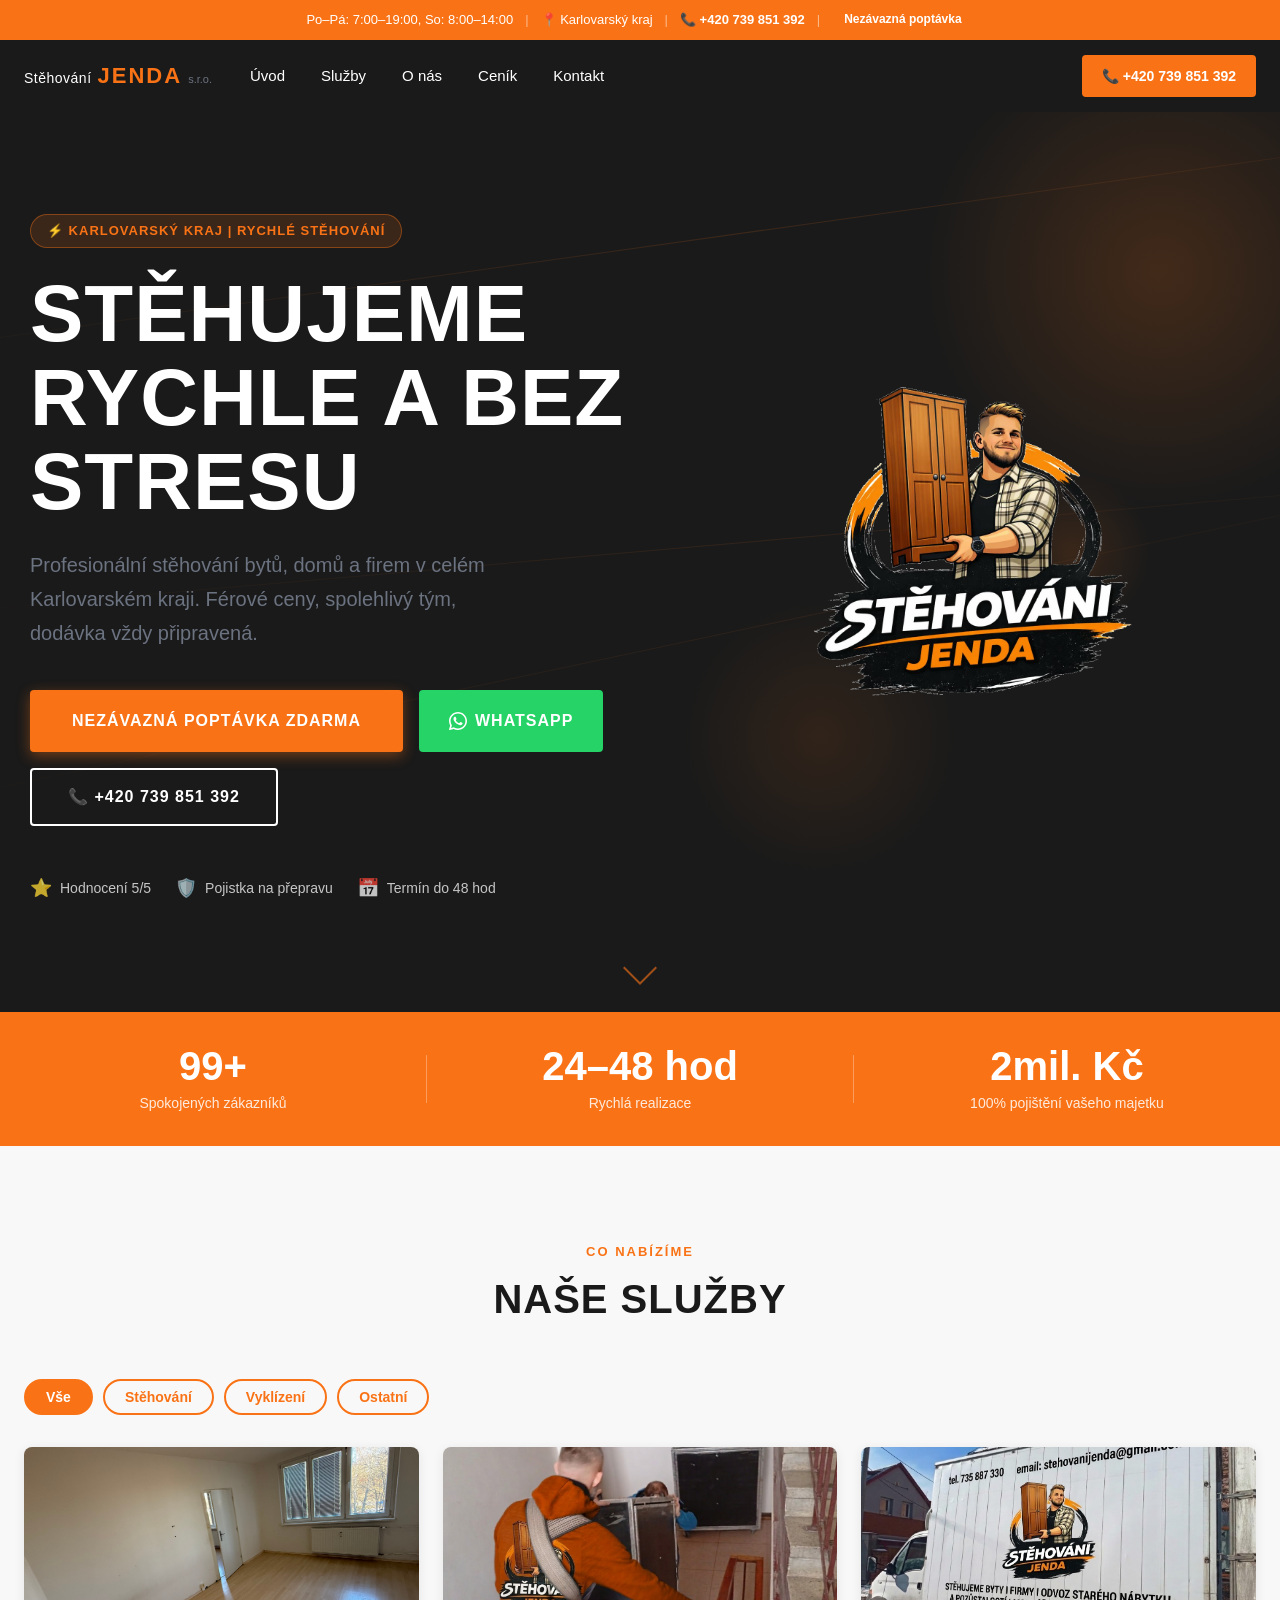
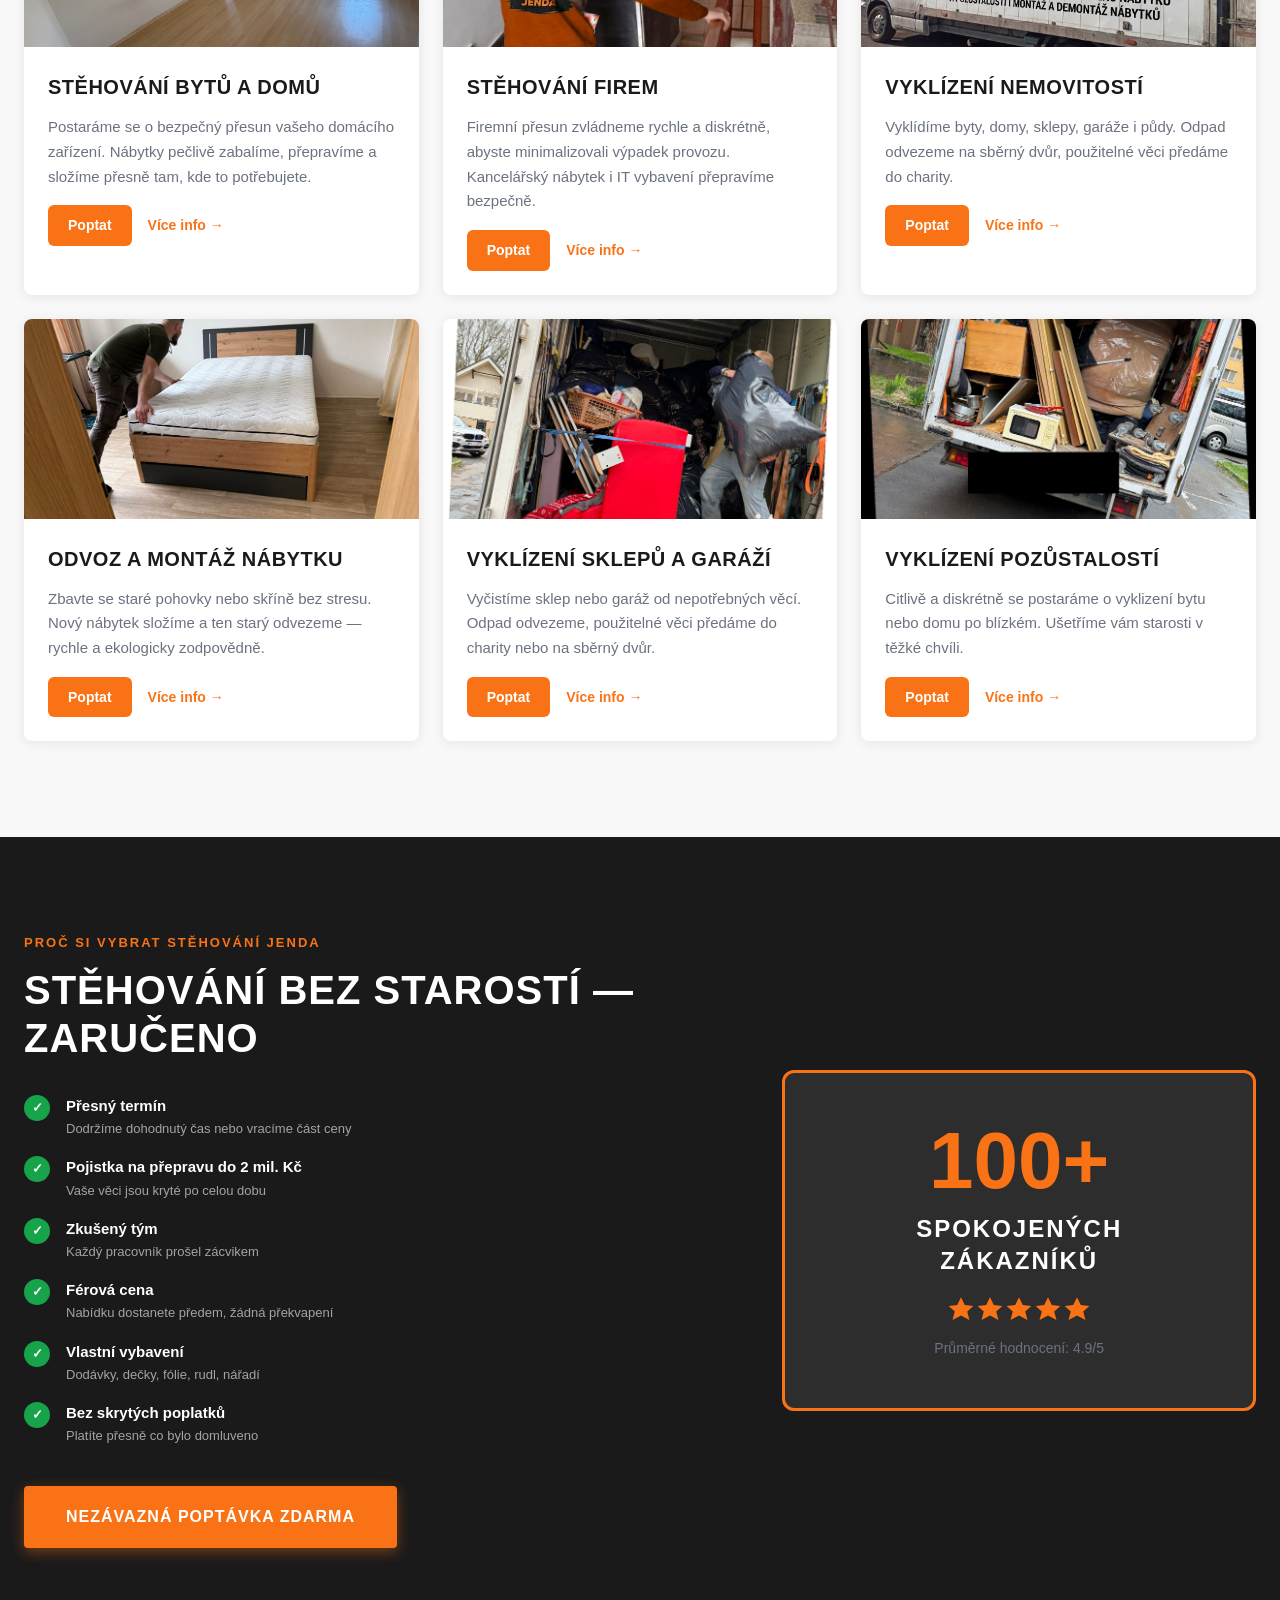
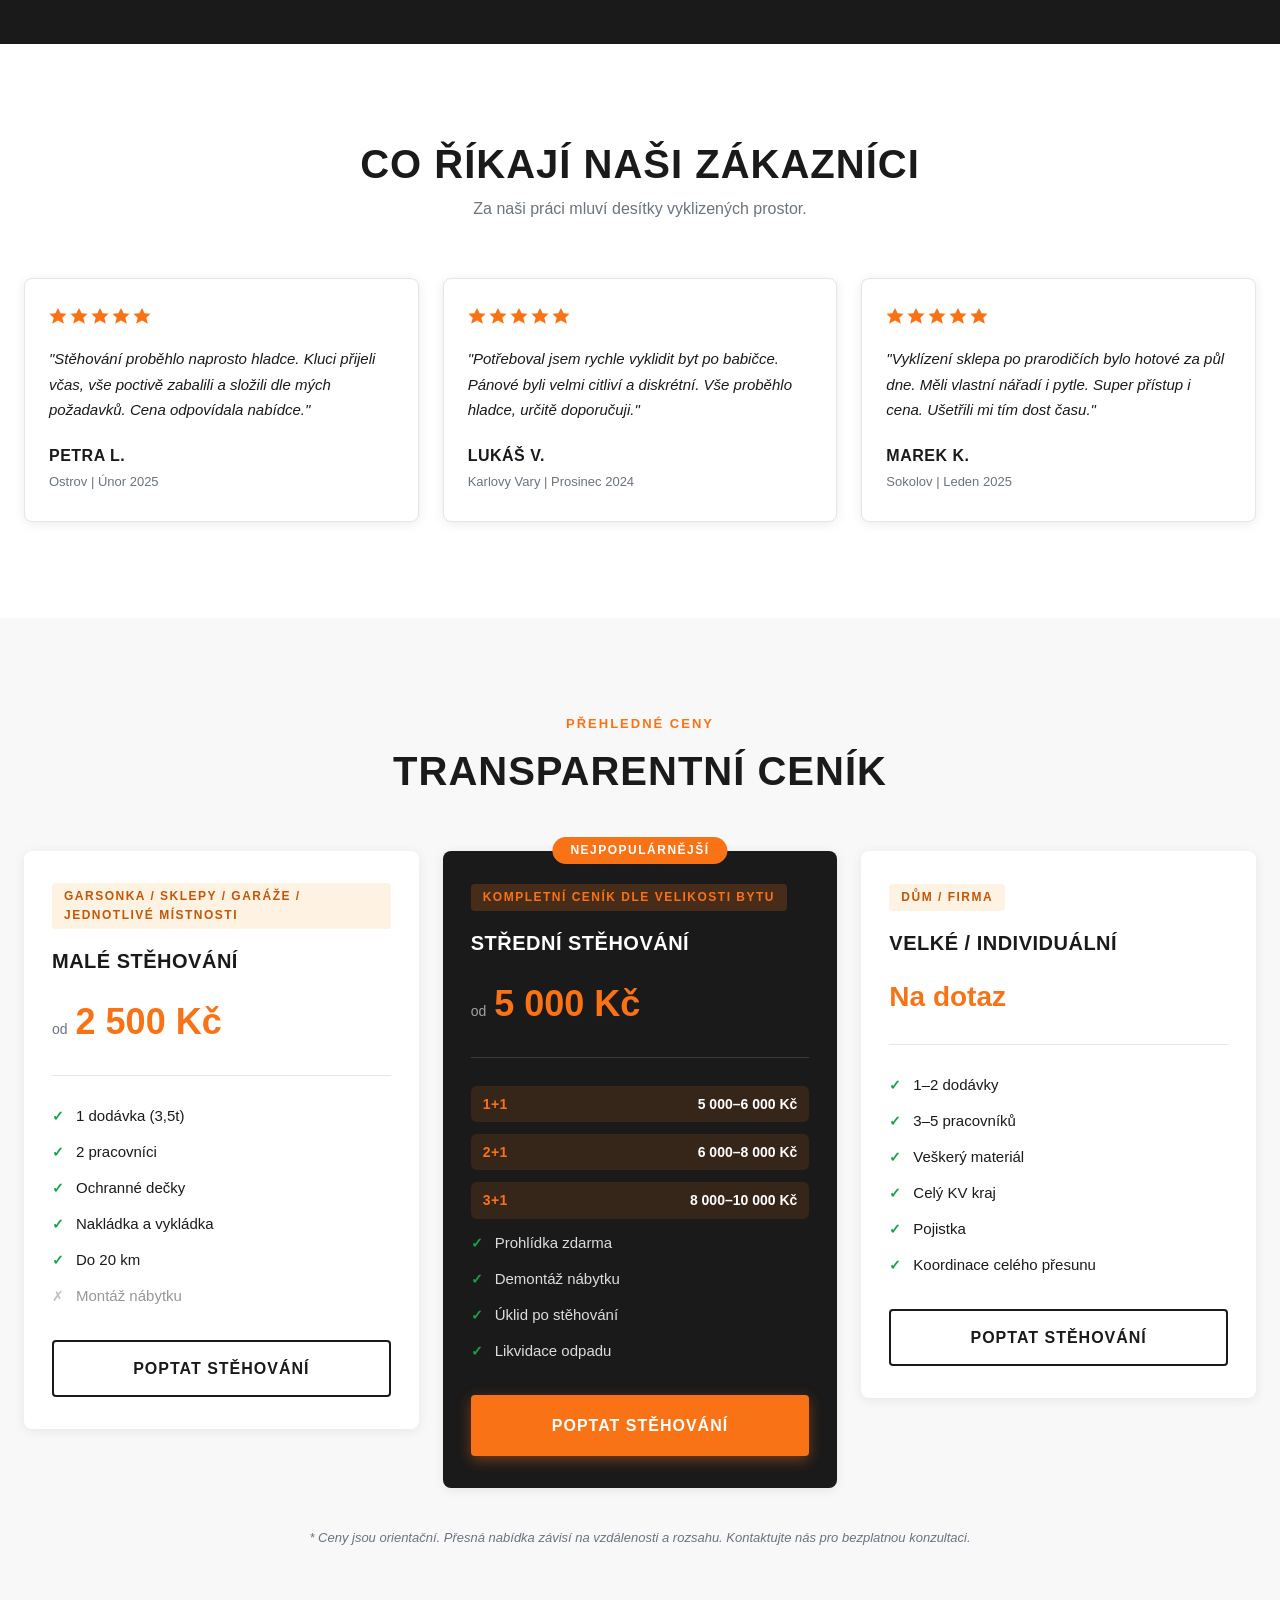
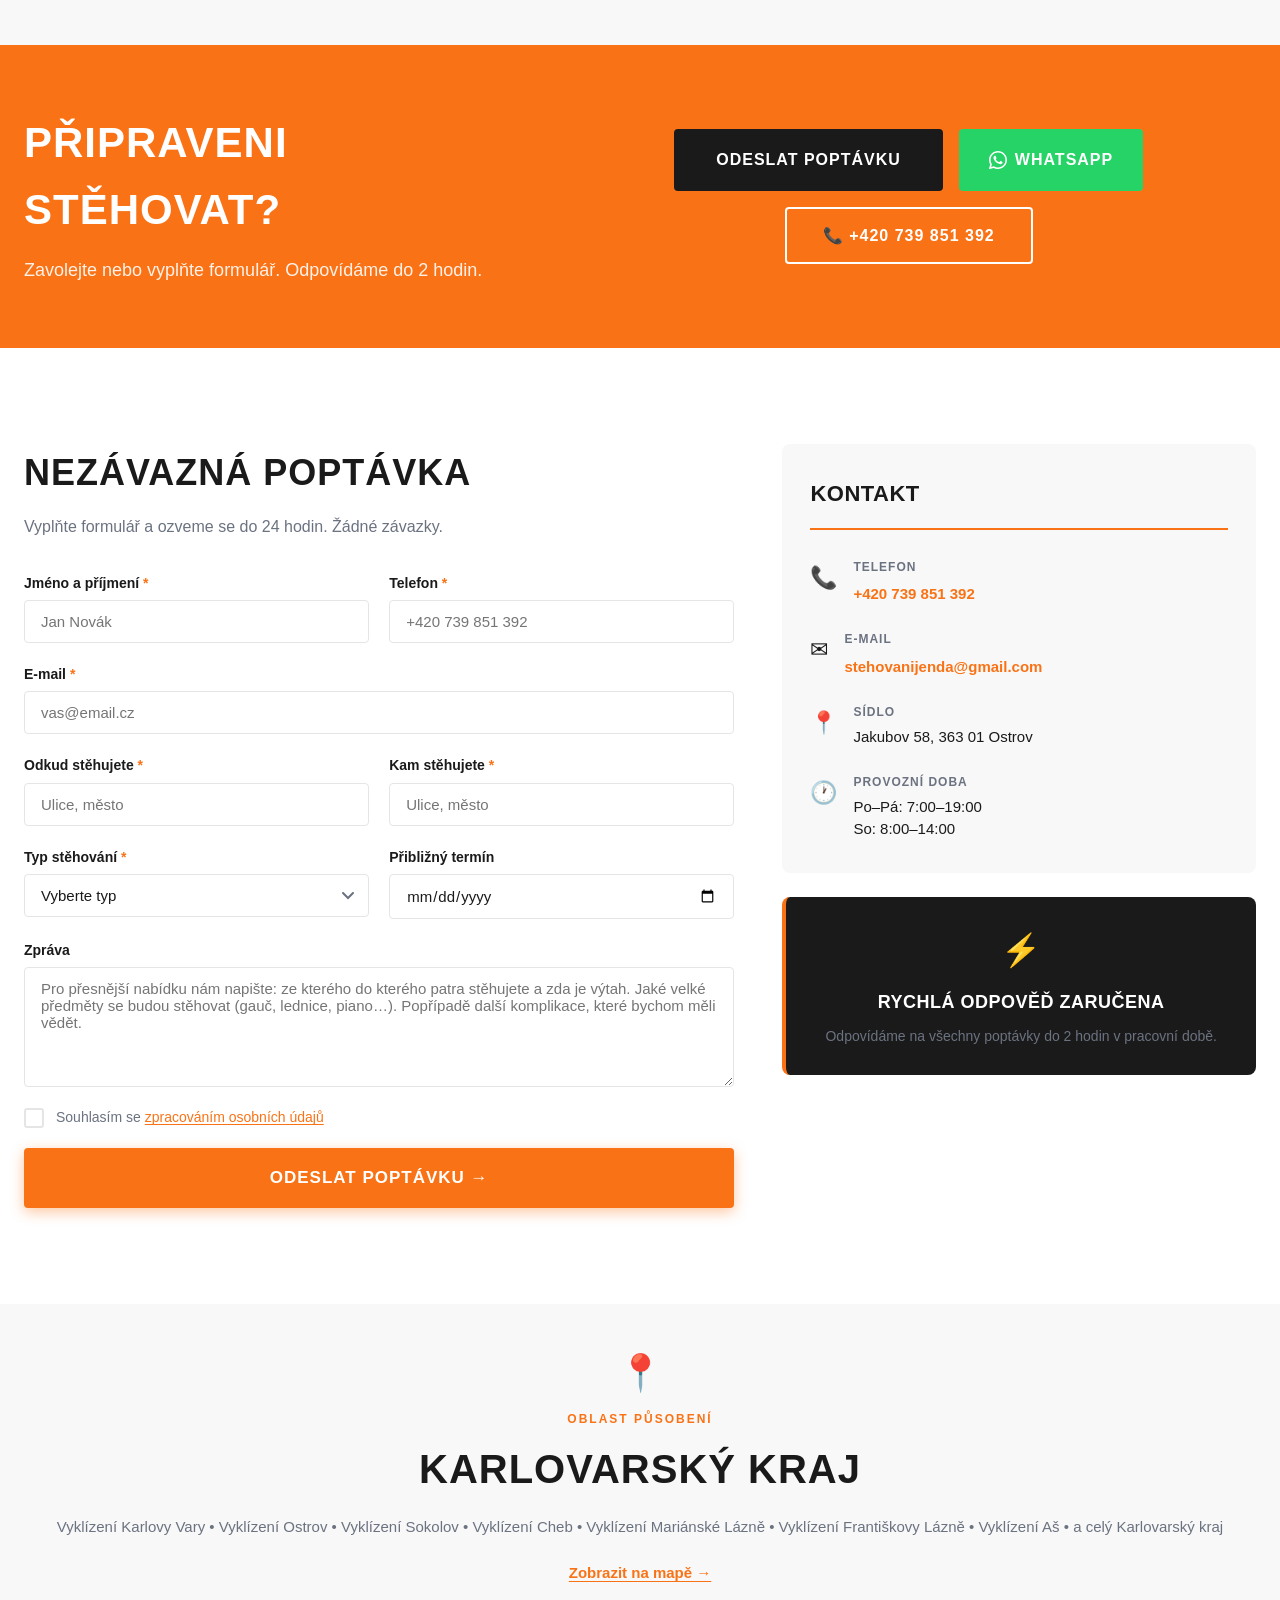
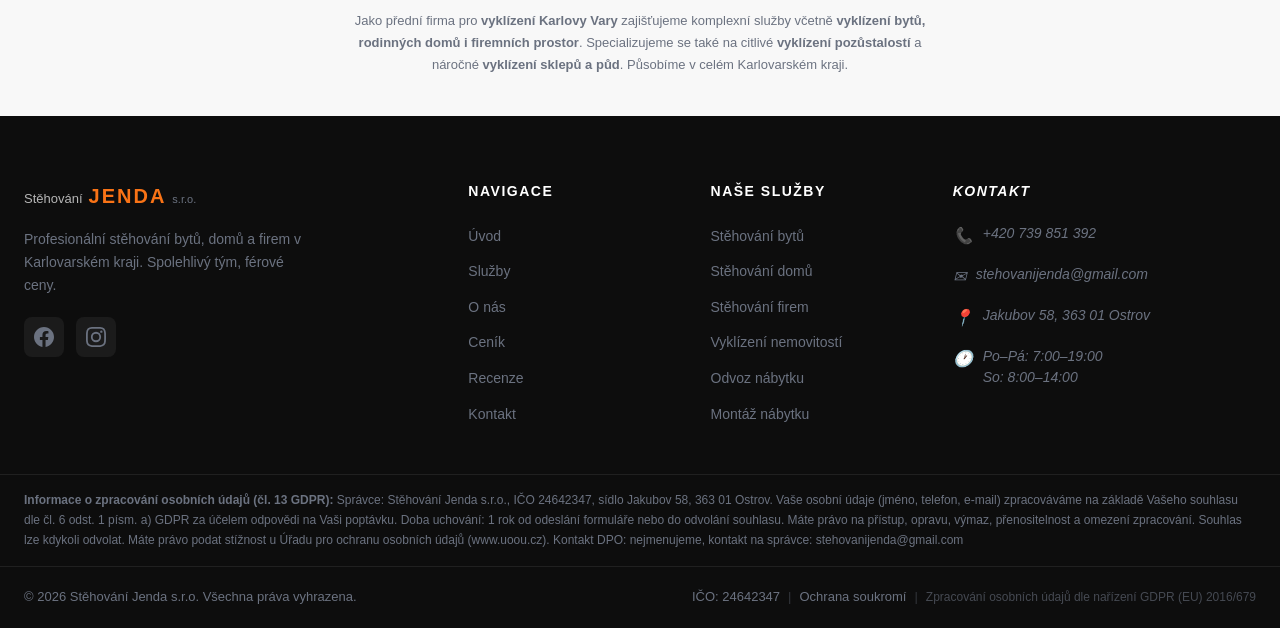
<file: index.html>
<!DOCTYPE html>
<html lang="cs">
<head>
  <!-- Google tag (gtag.js) -->
  <script async src="https://www.googletagmanager.com/gtag/js?id=AW-18260392465"></script>
  <script>
    window.dataLayer = window.dataLayer || [];
    function gtag(){dataLayer.push(arguments);}
    gtag('js', new Date());
    gtag('config', 'AW-18260392465');
    gtag('config', 'AW-18260392465/x3BmCITcm9ccEJH0nYNE', {
      'phone_conversion_number': '+420 739 851 392'
    });
  </script>
  <meta charset="UTF-8">
  <meta name="viewport" content="width=device-width, initial-scale=1.0">
  <meta name="description" content="Stěhování Jenda s.r.o. — profesionální stěhování bytů, domů a firem v Karlových Varech, Ostrově, Sokolově a celém Karlovarském kraji. Férové ceny, termín do 48 hodin.">
  <meta name="keywords" content="stěhování Karlovy Vary, stěhování Ostrov, stěhování Sokolov, stěhování Cheb, stěhování bytů, stěhování firem, vyklízení, Karlovarský kraj">
  <meta name="author" content="Stěhování Jenda s.r.o.">
  <meta name="robots" content="index, follow">
  <link rel="canonical" href="https://VASE-DOMENA.cz/">
  <link rel="icon" href="logo.png" type="image/png">

  <!-- Open Graph -->
  <meta property="og:title" content="Stěhování Jenda s.r.o. — Stěhování Karlovy Vary a Karlovarský kraj">
  <meta property="og:description" content="Profesionální stěhování bytů, domů a firem v Karlových Varech, Ostrově, Sokolově a celém Karlovarském kraji. Férové ceny, termín do 48 hodin.">
  <meta property="og:type" content="website">
  <meta property="og:locale" content="cs_CZ">
  <meta property="og:url" content="https://VASE-DOMENA.cz/">
  <meta property="og:image" content="https://VASE-DOMENA.cz/logo.png">
  <meta property="og:image:width" content="1536">
  <meta property="og:image:height" content="1024">

  <title>Stěhování Karlovy Vary, Ostrov, Sokolov | Jenda s.r.o.</title>

  <!-- Schema.org structured data -->
  <script type="application/ld+json">
  {
    "@context": "https://schema.org",
    "@type": "MovingCompany",
    "name": "Stěhování Jenda s.r.o.",
    "legalName": "Stěhování Jenda s.r.o.",
    "url": "https://VASE-DOMENA.cz/",
    "telephone": "+420739851392",
    "email": "stehovanijenda@gmail.com",
    "taxID": "24642347",
    "image": "https://VASE-DOMENA.cz/logo.png",
    "description": "Profesionální stěhování bytů, domů a firem v Karlových Varech, Ostrově, Sokolově a celém Karlovarském kraji. Férové ceny, termín do 48 hodin.",
    "priceRange": "$$",
    "address": {
      "@type": "PostalAddress",
      "streetAddress": "Jakubov 58",
      "postalCode": "363 01",
      "addressLocality": "Ostrov",
      "addressCountry": "CZ"
    },
    "areaServed": [
      "Karlovy Vary", "Ostrov", "Sokolov", "Cheb",
      "Mariánské Lázně", "Františkovy Lázně", "Aš", "Karlovarský kraj"
    ],
    "openingHoursSpecification": [
      {
        "@type": "OpeningHoursSpecification",
        "dayOfWeek": ["Monday","Tuesday","Wednesday","Thursday","Friday"],
        "opens": "07:00",
        "closes": "19:00"
      },
      {
        "@type": "OpeningHoursSpecification",
        "dayOfWeek": ["Saturday"],
        "opens": "08:00",
        "closes": "14:00"
      }
    ],
    "aggregateRating": {
      "@type": "AggregateRating",
      "ratingValue": "4.9",
      "bestRating": "5",
      "worstRating": "1",
      "ratingCount": "100"
    },
    "review": [
      {
        "@type": "Review",
        "author": {"@type": "Person", "name": "Petra L."},
        "reviewRating": {"@type": "Rating", "ratingValue": "5", "bestRating": "5"},
        "reviewBody": "Stěhování proběhlo naprosto hladce. Kluci přijeli včas, vše poctivě zabalili a složili dle mých požadavků. Cena odpovídala nabídce.",
        "datePublished": "2025-02"
      },
      {
        "@type": "Review",
        "author": {"@type": "Person", "name": "Lukáš V."},
        "reviewRating": {"@type": "Rating", "ratingValue": "5", "bestRating": "5"},
        "reviewBody": "Potřeboval jsem rychle vyklidit byt po babičce. Pánové byli velmi citliví a diskrétní. Vše proběhlo hladce, určitě doporučuji.",
        "datePublished": "2024-12"
      },
      {
        "@type": "Review",
        "author": {"@type": "Person", "name": "Marek K."},
        "reviewRating": {"@type": "Rating", "ratingValue": "5", "bestRating": "5"},
        "reviewBody": "Vyklízení sklepa po prarodičích bylo hotové za půl dne. Měli vlastní nářadí i pytle. Super přístup i cena.",
        "datePublished": "2025-01"
      }
    ]
  }
  </script>

  <!-- Google Fonts -->
  <link rel="preconnect" href="https://fonts.googleapis.com">
  <link rel="preconnect" href="https://fonts.gstatic.com" crossorigin>
  <link href="https://fonts.googleapis.com/css2?family=Oswald:wght@400;600;700&family=Inter:wght@400;500;600&display=swap" rel="stylesheet">

  <meta http-equiv="Content-Security-Policy" content="default-src 'self'; script-src 'self' 'unsafe-inline' https://www.googletagmanager.com; style-src 'self' https://fonts.googleapis.com https://www.googletagmanager.com 'unsafe-inline'; font-src https://fonts.gstatic.com; img-src 'self' data: https://www.google.com https://www.google.cz https://googleads.g.doubleclick.net https://www.googleadservices.com https://td.doubleclick.net https://www.googletagmanager.com; connect-src 'self' https://stehovanijenda.cz https://www.googletagmanager.com https://www.google-analytics.com https://googleads.g.doubleclick.net https://ad.doubleclick.net https://www.google.com https://www.google.cz https://www.googleadservices.com https://analytics.google.com https://td.doubleclick.net; frame-src https://td.doubleclick.net; base-uri 'self'; form-action 'self' https://stehovanijenda.cz;">

  <link rel="stylesheet" href="style.css">
</head>
<body>

  <a class="skip-link" href="#uvod">Přejít na obsah</a>

  <!-- SEKCE 0: TOP BAR -->
  <div class="top-bar" aria-label="Kontaktní informace">
    <div class="container top-bar__inner">
      <span class="top-bar__hide-mobile">Po–Pá: 7:00–19:00, So: 8:00–14:00</span>
      <span class="top-bar__separator top-bar__hide-mobile">|</span>
      <span class="top-bar__hide-mobile">&#128205; Karlovarský kraj</span>
      <span class="top-bar__separator top-bar__hide-mobile">|</span>
      <span><a href="tel:+420739851392" class="top-bar__link">&#128222; +420 739 851 392</a></span>
      <span class="top-bar__separator">|</span>
      <a href="#kontakt" class="top-bar__btn">Nezávazná poptávka</a>
    </div>
  </div>

  <!-- SEKCE 1: NAVIGACE -->
  <header class="navbar" id="navbar" role="banner">
    <div class="container navbar__inner">
      <a href="#uvod" class="navbar__logo" aria-label="Stěhování Jenda s.r.o. — Hlavní stránka">
        <span class="navbar__logo-small">Stěhování</span>
        <span class="navbar__logo-main">JENDA</span>
        <span class="navbar__logo-suffix">s.r.o.</span>
      </a>

      <nav class="navbar__nav" id="navMenu" aria-label="Hlavní navigace">
        <ul class="navbar__list">
          <li><a href="#uvod" class="navbar__link" data-section="uvod">Úvod</a></li>
          <li><a href="#sluzby" class="navbar__link" data-section="sluzby">Služby</a></li>
          <li><a href="#o-nas" class="navbar__link" data-section="o-nas">O nás</a></li>
          <li><a href="#cenik" class="navbar__link" data-section="cenik">Ceník</a></li>
          <li><a href="#kontakt" class="navbar__link" data-section="kontakt">Kontakt</a></li>
        </ul>
      </nav>

      <a href="tel:+420739851392" class="btn-phone navbar__cta" aria-label="Zavolejte nám">
        &#128222; +420 739 851 392
      </a>

      <button class="navbar__hamburger" id="hamburger" aria-label="Otevřít menu" aria-expanded="false" aria-controls="navMenu">
        <span class="hamburger__line"></span>
        <span class="hamburger__line"></span>
        <span class="hamburger__line"></span>
      </button>
    </div>
  </header>

  <main>

    <!-- SEKCE 2: HERO -->
    <section class="hero" id="uvod" aria-label="Úvod">
      <div class="hero__bg">
        <div class="hero__geometric">
          <div class="hero__geo-line hero__geo-line--1"></div>
          <div class="hero__geo-line hero__geo-line--2"></div>
          <div class="hero__geo-line hero__geo-line--3"></div>
          <div class="hero__geo-dot hero__geo-dot--1"></div>
          <div class="hero__geo-dot hero__geo-dot--2"></div>
          <div class="hero__geo-dot hero__geo-dot--3"></div>
        </div>
      </div>

      <div class="container hero__content">
        <div class="hero__text fade-in">
          <div class="hero__badge">
            &#9889; Karlovarský kraj | Rychlé stěhování
          </div>

          <h1 class="hero__title">
            STĚHUJEME<br>
            RYCHLE A BEZ<br>
            STRESU
          </h1>

          <p class="hero__perex">
            Profesionální stěhování bytů, domů a firem v celém<br>
            Karlovarském kraji. Férové ceny, spolehlivý tým,<br>
            dodávka vždy připravená.
          </p>

          <div class="hero__cta">
            <a href="#kontakt" class="btn-primary">Nezávazná poptávka zdarma</a>
            <a href="https://wa.me/420739851392" class="btn-whatsapp" target="_blank" rel="noopener" aria-label="Napište nám na WhatsApp">
              <svg xmlns="http://www.w3.org/2000/svg" width="18" height="18" viewBox="0 0 24 24" fill="currentColor" aria-hidden="true" style="flex-shrink:0"><path d="M17.472 14.382c-.297-.149-1.758-.867-2.03-.967-.273-.099-.471-.148-.67.15-.197.297-.767.966-.94 1.164-.173.199-.347.223-.644.075-.297-.15-1.255-.463-2.39-1.475-.883-.788-1.48-1.761-1.653-2.059-.173-.297-.018-.458.13-.606.134-.133.298-.347.446-.52.149-.174.198-.298.298-.497.099-.198.05-.371-.025-.52-.075-.149-.669-1.612-.916-2.207-.242-.579-.487-.5-.669-.51-.173-.008-.371-.01-.57-.01-.198 0-.52.074-.792.372-.272.297-1.04 1.016-1.04 2.479 0 1.462 1.065 2.875 1.213 3.074.149.198 2.096 3.2 5.077 4.487.709.306 1.262.489 1.694.625.712.227 1.36.195 1.871.118.571-.085 1.758-.719 2.006-1.413.248-.694.248-1.289.173-1.413-.074-.124-.272-.198-.57-.347z"/><path d="M12 0C5.373 0 0 5.373 0 12c0 2.127.558 4.122 1.532 5.852L.057 23.486a.5.5 0 0 0 .612.612l5.534-1.474A11.943 11.943 0 0 0 12 24c6.627 0 12-5.373 12-12S18.627 0 12 0zm0 21.882a9.871 9.871 0 0 1-5.031-1.378l-.36-.214-3.733.994.994-3.733-.214-.36A9.871 9.871 0 0 1 2.118 12C2.118 6.527 6.527 2.118 12 2.118S21.882 6.527 21.882 12 17.473 21.882 12 21.882z"/></svg>
              WhatsApp
            </a>
            <a href="tel:+420739851392" class="btn-ghost">&#128222; +420 739 851 392</a>
          </div>

          <div class="hero__trust">
            <div class="hero__trust-item">
              <span class="hero__trust-icon">&#11088;</span>
              <span>Hodnocení 5/5</span>
            </div>
            <div class="hero__trust-item">
              <span class="hero__trust-icon">&#128737;&#65039;</span>
              <span>Pojistka na přepravu</span>
            </div>
            <div class="hero__trust-item">
              <span class="hero__trust-icon">&#128197;</span>
              <span>Termín do 48 hod</span>
            </div>
          </div>
        </div>
        <div class="hero__logo fade-in">
          <img src="logo.png" alt="Stěhování Jenda s.r.o." class="hero__logo-img" width="1536" height="1024" fetchpriority="high">
        </div>
      </div>

      <div class="hero__scroll-indicator" aria-hidden="true">
        <div class="hero__scroll-arrow"></div>
      </div>
    </section>

    <!-- SEKCE 3: STATS BAR -->
    <section class="stats-bar" aria-label="Statistiky">
      <div class="container stats-bar__inner">
        <div class="stats-bar__item">
          <div class="stats-bar__number">100+</div>
          <div class="stats-bar__label">Spokojených zákazníků</div>
        </div>
        <div class="stats-bar__divider" aria-hidden="true"></div>
        <div class="stats-bar__item">
          <div class="stats-bar__number">24–48 hod</div>
          <div class="stats-bar__label">Rychlá realizace</div>
        </div>
        <div class="stats-bar__divider" aria-hidden="true"></div>
        <div class="stats-bar__item">
          <div class="stats-bar__number">2 mil. Kč</div>
          <div class="stats-bar__label">100% pojištění vašeho majetku</div>
        </div>
      </div>
    </section>

    <!-- SEKCE 4: SLUŽBY -->
    <section class="services" id="sluzby" aria-labelledby="services-title">
      <div class="container">
        <div class="section-header fade-in">
          <p class="section-label">CO NABÍZÍME</p>
          <h2 class="section-title" id="services-title">Naše služby</h2>
        </div>

        <div class="services__filters" role="group" aria-label="Filtr služeb">
          <button class="services__filter-btn is-active" data-filter="vse">Vše</button>
          <button class="services__filter-btn" data-filter="stehovani">Stěhování</button>
          <button class="services__filter-btn" data-filter="vyklizeni">Vyklízení</button>
          <button class="services__filter-btn" data-filter="ostatni">Ostatní</button>
        </div>

        <div class="services__grid">

          <article class="service-card fade-in" data-category="stehovani">
            <div class="service-card__image service-card__image--photo">
              <img src="vyklizeny-byt.jpg" alt="Stěhování bytů a domů" class="service-card__photo" width="800" height="600" loading="lazy">
            </div>
            <div class="service-card__body">
              <h3 class="service-card__title">Stěhování bytů a domů</h3>
              <p class="service-card__text">Postaráme se o bezpečný přesun vašeho domácího zařízení. Nábytky pečlivě zabalíme, přepravíme a složíme přesně tam, kde to potřebujete.</p>
              <div class="service-card__footer">
                <a href="#kontakt" class="service-card__btn">Poptat</a>
                <a href="#kontakt" class="service-card__link">Více info &#8594;</a>
              </div>
            </div>
          </article>

          <article class="service-card fade-in" data-category="stehovani">
            <div class="service-card__image service-card__image--photo">
              <img src="stehovani-firem.jpg" alt="Stěhování firem" class="service-card__photo" width="800" height="537" loading="lazy">
            </div>
            <div class="service-card__body">
              <h3 class="service-card__title">Stěhování firem</h3>
              <p class="service-card__text">Firemní přesun zvládneme rychle a diskrétně, abyste minimalizovali výpadek provozu. Kancelářský nábytek i IT vybavení přepravíme bezpečně.</p>
              <div class="service-card__footer">
                <a href="#kontakt" class="service-card__btn">Poptat</a>
                <a href="#kontakt" class="service-card__link">Více info &#8594;</a>
              </div>
            </div>
          </article>

          <article class="service-card fade-in" data-category="vyklizeni">
            <div class="service-card__image service-card__image--photo">
              <img src="dodavka.jpg" alt="Vyklízení nemovitostí" class="service-card__photo" width="800" height="600" loading="lazy">
            </div>
            <div class="service-card__body">
              <h3 class="service-card__title">Vyklízení nemovitostí</h3>
              <p class="service-card__text">Vyklídíme byty, domy, sklepy, garáže i půdy. Odpad odvezeme na sběrný dvůr, použitelné věci předáme do charity.</p>
              <div class="service-card__footer">
                <a href="#kontakt" class="service-card__btn">Poptat</a>
                <a href="#kontakt" class="service-card__link">Více info &#8594;</a>
              </div>
            </div>
          </article>

          <article class="service-card fade-in" data-category="ostatni">
            <div class="service-card__image service-card__image--photo">
              <img src="montaz_nabytku.jpeg" alt="Odvoz a montáž nábytku" class="service-card__photo" width="800" height="600" loading="lazy">
            </div>
            <div class="service-card__body">
              <h3 class="service-card__title">Odvoz a montáž nábytku</h3>
              <p class="service-card__text">Zbavte se staré pohovky nebo skříně bez stresu. Nový nábytek složíme a ten starý odvezeme — rychle a ekologicky zodpovědně.</p>
              <div class="service-card__footer">
                <a href="#kontakt" class="service-card__btn">Poptat</a>
                <a href="#kontakt" class="service-card__link">Více info &#8594;</a>
              </div>
            </div>
          </article>

          <article class="service-card fade-in" data-category="vyklizeni">
            <div class="service-card__image service-card__image--photo">
              <img src="velke_vyklizeni.jpeg" alt="Vyklízení sklepů a garáží" class="service-card__photo" width="812" height="1057" loading="lazy">
            </div>
            <div class="service-card__body">
              <h3 class="service-card__title">Vyklízení sklepů a garáží</h3>
              <p class="service-card__text">Vyčistíme sklep nebo garáž od nepotřebných věcí. Odpad odvezeme, použitelné věci předáme do charity nebo na sběrný dvůr.</p>
              <div class="service-card__footer">
                <a href="#kontakt" class="service-card__btn">Poptat</a>
                <a href="#kontakt" class="service-card__link">Více info &#8594;</a>
              </div>
            </div>
          </article>

          <article class="service-card fade-in" data-category="vyklizeni">
            <div class="service-card__image service-card__image--photo">
              <img src="vyklizeni_pozustalosti.jpeg" alt="Vyklízení pozůstalostí" class="service-card__photo" width="812" height="1057" loading="lazy">
            </div>
            <div class="service-card__body">
              <h3 class="service-card__title">Vyklízení pozůstalostí</h3>
              <p class="service-card__text">Citlivě a diskrétně se postaráme o vyklizení bytu nebo domu po blízkém. Ušetříme vám starosti v těžké chvíli.</p>
              <div class="service-card__footer">
                <a href="#kontakt" class="service-card__btn">Poptat</a>
                <a href="#kontakt" class="service-card__link">Více info &#8594;</a>
              </div>
            </div>
          </article>

        </div>
      </div>
    </section>

    <!-- SEKCE 5: PROČ NÁS -->
    <section class="why-us" id="o-nas" aria-labelledby="why-us-title">
      <div class="container why-us__inner">

        <div class="why-us__left fade-in">
          <p class="section-label section-label--orange">PROČ SI VYBRAT STĚHOVÁNÍ JENDA</p>
          <h2 class="section-title section-title--white" id="why-us-title">Stěhování bez starostí — zaručeno</h2>

          <ul class="why-us__list" aria-label="Naše výhody">
            <li class="why-us__item">
              <span class="why-us__check" aria-hidden="true">&#10003;</span>
              <div>
                <strong>Přesný termín</strong>
                <span class="why-us__desc">Dodržíme dohodnutý čas nebo vracíme část ceny</span>
              </div>
            </li>
            <li class="why-us__item">
              <span class="why-us__check" aria-hidden="true">&#10003;</span>
              <div>
                <strong>Pojistka na přepravu do 2 mil. Kč</strong>
                <span class="why-us__desc">Vaše věci jsou kryté po celou dobu</span>
              </div>
            </li>
            <li class="why-us__item">
              <span class="why-us__check" aria-hidden="true">&#10003;</span>
              <div>
                <strong>Zkušený tým</strong>
                <span class="why-us__desc">Každý pracovník prošel zácvikem</span>
              </div>
            </li>
            <li class="why-us__item">
              <span class="why-us__check" aria-hidden="true">&#10003;</span>
              <div>
                <strong>Férová cena</strong>
                <span class="why-us__desc">Nabídku dostanete předem, žádná překvapení</span>
              </div>
            </li>
            <li class="why-us__item">
              <span class="why-us__check" aria-hidden="true">&#10003;</span>
              <div>
                <strong>Vlastní vybavení</strong>
                <span class="why-us__desc">Dodávky, dečky, fólie, rudl, nářadí</span>
              </div>
            </li>
            <li class="why-us__item">
              <span class="why-us__check" aria-hidden="true">&#10003;</span>
              <div>
                <strong>Bez skrytých poplatků</strong>
                <span class="why-us__desc">Platíte přesně co bylo domluveno</span>
              </div>
            </li>
          </ul>

          <a href="#kontakt" class="btn-primary why-us__cta">Nezávazná poptávka zdarma</a>
        </div>

        <div class="why-us__right fade-in" aria-label="Statistika spokojenosti zákazníků">
          <div class="why-us__stat-box">
            <div class="why-us__stat-number">100+</div>
            <div class="why-us__stat-label">SPOKOJENÝCH<br>ZÁKAZNÍKŮ</div>
            <div class="why-us__stars" aria-label="Hodnocení 5 hvězdiček">
              <span class="stars" aria-hidden="true">
                <svg viewBox="0 0 20 20" class="star"><polygon points="10,1 12.9,7 19.5,7.6 14.8,12 16.5,18.5 10,15 3.5,18.5 5.2,12 0.5,7.6 7.1,7"/></svg>
                <svg viewBox="0 0 20 20" class="star"><polygon points="10,1 12.9,7 19.5,7.6 14.8,12 16.5,18.5 10,15 3.5,18.5 5.2,12 0.5,7.6 7.1,7"/></svg>
                <svg viewBox="0 0 20 20" class="star"><polygon points="10,1 12.9,7 19.5,7.6 14.8,12 16.5,18.5 10,15 3.5,18.5 5.2,12 0.5,7.6 7.1,7"/></svg>
                <svg viewBox="0 0 20 20" class="star"><polygon points="10,1 12.9,7 19.5,7.6 14.8,12 16.5,18.5 10,15 3.5,18.5 5.2,12 0.5,7.6 7.1,7"/></svg>
                <svg viewBox="0 0 20 20" class="star"><polygon points="10,1 12.9,7 19.5,7.6 14.8,12 16.5,18.5 10,15 3.5,18.5 5.2,12 0.5,7.6 7.1,7"/></svg>
              </span>
            </div>
            <div class="why-us__rating">Průměrné hodnocení: 4.9/5</div>
          </div>
        </div>

      </div>
    </section>

    <!-- SEKCE 6: RECENZE -->
    <section class="reviews" id="recenze" aria-labelledby="reviews-title">
      <div class="container">
        <div class="section-header fade-in">
          <h2 class="section-title" id="reviews-title">Co říkají naši zákazníci</h2>
          <p class="reviews__subtitle">Za naši práci mluví desítky vyklizených prostor.</p>
        </div>

        <div class="reviews__grid">

          <article class="review-card fade-in" aria-label="Recenze od Petry K.">
            <div class="review-card__stars" aria-hidden="true">
              <span class="stars">
                <svg viewBox="0 0 20 20" class="star"><polygon points="10,1 12.9,7 19.5,7.6 14.8,12 16.5,18.5 10,15 3.5,18.5 5.2,12 0.5,7.6 7.1,7"/></svg>
                <svg viewBox="0 0 20 20" class="star"><polygon points="10,1 12.9,7 19.5,7.6 14.8,12 16.5,18.5 10,15 3.5,18.5 5.2,12 0.5,7.6 7.1,7"/></svg>
                <svg viewBox="0 0 20 20" class="star"><polygon points="10,1 12.9,7 19.5,7.6 14.8,12 16.5,18.5 10,15 3.5,18.5 5.2,12 0.5,7.6 7.1,7"/></svg>
                <svg viewBox="0 0 20 20" class="star"><polygon points="10,1 12.9,7 19.5,7.6 14.8,12 16.5,18.5 10,15 3.5,18.5 5.2,12 0.5,7.6 7.1,7"/></svg>
                <svg viewBox="0 0 20 20" class="star"><polygon points="10,1 12.9,7 19.5,7.6 14.8,12 16.5,18.5 10,15 3.5,18.5 5.2,12 0.5,7.6 7.1,7"/></svg>
              </span>
            </div>
            <blockquote class="review-card__text">
              "Stěhování proběhlo naprosto hladce. Kluci přijeli včas, vše poctivě zabalili a složili dle mých požadavků. Cena odpovídala nabídce."
            </blockquote>
            <footer class="review-card__footer">
              <cite class="review-card__name">Petra L.</cite>
              <span class="review-card__meta">Ostrov | Únor 2025</span>
            </footer>
          </article>

          <article class="review-card fade-in" aria-label="Recenze od Lukáše V.">
            <div class="review-card__stars" aria-hidden="true">
              <span class="stars">
                <svg viewBox="0 0 20 20" class="star"><polygon points="10,1 12.9,7 19.5,7.6 14.8,12 16.5,18.5 10,15 3.5,18.5 5.2,12 0.5,7.6 7.1,7"/></svg>
                <svg viewBox="0 0 20 20" class="star"><polygon points="10,1 12.9,7 19.5,7.6 14.8,12 16.5,18.5 10,15 3.5,18.5 5.2,12 0.5,7.6 7.1,7"/></svg>
                <svg viewBox="0 0 20 20" class="star"><polygon points="10,1 12.9,7 19.5,7.6 14.8,12 16.5,18.5 10,15 3.5,18.5 5.2,12 0.5,7.6 7.1,7"/></svg>
                <svg viewBox="0 0 20 20" class="star"><polygon points="10,1 12.9,7 19.5,7.6 14.8,12 16.5,18.5 10,15 3.5,18.5 5.2,12 0.5,7.6 7.1,7"/></svg>
                <svg viewBox="0 0 20 20" class="star"><polygon points="10,1 12.9,7 19.5,7.6 14.8,12 16.5,18.5 10,15 3.5,18.5 5.2,12 0.5,7.6 7.1,7"/></svg>
              </span>
            </div>
            <blockquote class="review-card__text">
              "Potřeboval jsem rychle vyklidit byt po babičce. Pánové byli velmi citliví a diskrétní. Vše proběhlo hladce, určitě doporučuji."
            </blockquote>
            <footer class="review-card__footer">
              <cite class="review-card__name">Lukáš V.</cite>
              <span class="review-card__meta">Karlovy Vary | Prosinec 2024</span>
            </footer>
          </article>

          <article class="review-card fade-in" aria-label="Recenze od Marka K.">
            <div class="review-card__stars" aria-hidden="true">
              <span class="stars">
                <svg viewBox="0 0 20 20" class="star"><polygon points="10,1 12.9,7 19.5,7.6 14.8,12 16.5,18.5 10,15 3.5,18.5 5.2,12 0.5,7.6 7.1,7"/></svg>
                <svg viewBox="0 0 20 20" class="star"><polygon points="10,1 12.9,7 19.5,7.6 14.8,12 16.5,18.5 10,15 3.5,18.5 5.2,12 0.5,7.6 7.1,7"/></svg>
                <svg viewBox="0 0 20 20" class="star"><polygon points="10,1 12.9,7 19.5,7.6 14.8,12 16.5,18.5 10,15 3.5,18.5 5.2,12 0.5,7.6 7.1,7"/></svg>
                <svg viewBox="0 0 20 20" class="star"><polygon points="10,1 12.9,7 19.5,7.6 14.8,12 16.5,18.5 10,15 3.5,18.5 5.2,12 0.5,7.6 7.1,7"/></svg>
                <svg viewBox="0 0 20 20" class="star"><polygon points="10,1 12.9,7 19.5,7.6 14.8,12 16.5,18.5 10,15 3.5,18.5 5.2,12 0.5,7.6 7.1,7"/></svg>
              </span>
            </div>
            <blockquote class="review-card__text">
              "Vyklízení sklepa po prarodičích bylo hotové za půl dne. Měli vlastní nářadí i pytle. Super přístup i cena. Ušetřili mi tím dost času."
            </blockquote>
            <footer class="review-card__footer">
              <cite class="review-card__name">Marek K.</cite>
              <span class="review-card__meta">Sokolov | Leden 2025</span>
            </footer>
          </article>

        </div>
      </div>
    </section>

    <!-- SEKCE 7: CENÍK -->
    <section class="pricing" id="cenik" aria-labelledby="pricing-title">
      <div class="container">
        <div class="section-header fade-in">
          <p class="section-label">PŘEHLEDNÉ CENY</p>
          <h2 class="section-title" id="pricing-title">Transparentní ceník</h2>
        </div>

        <div class="pricing__grid">

          <!-- Karta 1 -->
          <article class="pricing-card fade-in" aria-label="Malé stěhování">
            <div class="pricing-card__badge">GARSONKA / SKLEPY / GARÁŽE / JEDNOTLIVÉ MÍSTNOSTI</div>
            <div class="pricing-card__header">
              <h3 class="pricing-card__title">Malé stěhování</h3>
              <div class="pricing-card__price">
                <span class="pricing-card__from">od</span>
                <span class="pricing-card__amount">2 500 Kč</span>
              </div>
            </div>
            <ul class="pricing-card__features" aria-label="Co je zahrnuto">
              <li class="pricing-card__feature pricing-card__feature--yes">
                <span class="pricing-card__check" aria-hidden="true">&#10003;</span> 1 dodávka (3,5t)
              </li>
              <li class="pricing-card__feature pricing-card__feature--yes">
                <span class="pricing-card__check" aria-hidden="true">&#10003;</span> 2 pracovníci
              </li>
              <li class="pricing-card__feature pricing-card__feature--yes">
                <span class="pricing-card__check" aria-hidden="true">&#10003;</span> Ochranné dečky
              </li>
              <li class="pricing-card__feature pricing-card__feature--yes">
                <span class="pricing-card__check" aria-hidden="true">&#10003;</span> Nakládka a vykládka
              </li>
              <li class="pricing-card__feature pricing-card__feature--yes">
                <span class="pricing-card__check" aria-hidden="true">&#10003;</span> Do 20 km
              </li>
              <li class="pricing-card__feature pricing-card__feature--no">
                <span class="pricing-card__cross" aria-hidden="true">&#10007;</span> Montáž nábytku
              </li>
            </ul>
            <a href="#kontakt" class="btn-ghost-dark pricing-card__btn">Poptat stěhování</a>
          </article>

          <!-- Karta 2 (zvýrazněná) -->
          <article class="pricing-card pricing-card--featured fade-in" aria-label="Střední stěhování — nejpopulárnější">
            <div class="pricing-card__popular">NEJPOPULÁRNĚJŠÍ</div>
            <div class="pricing-card__badge pricing-card__badge--light">KOMPLETNÍ CENÍK DLE VELIKOSTI BYTU</div>
            <div class="pricing-card__header">
              <h3 class="pricing-card__title">Střední stěhování</h3>
              <div class="pricing-card__price">
                <span class="pricing-card__from">od</span>
                <span class="pricing-card__amount">5 000 Kč</span>
              </div>
            </div>
            <ul class="pricing-card__features" aria-label="Co je zahrnuto">
              <li class="pricing-card__feature pricing-card__feature--price">
                <span class="pricing-card__size">1+1</span>
                <span class="pricing-card__range">5 000–6 000 Kč</span>
              </li>
              <li class="pricing-card__feature pricing-card__feature--price">
                <span class="pricing-card__size">2+1</span>
                <span class="pricing-card__range">6 000–8 000 Kč</span>
              </li>
              <li class="pricing-card__feature pricing-card__feature--price">
                <span class="pricing-card__size">3+1</span>
                <span class="pricing-card__range">8 000–10 000 Kč</span>
              </li>
              <li class="pricing-card__feature pricing-card__feature--yes">
                <span class="pricing-card__check" aria-hidden="true">&#10003;</span> Prohlídka zdarma
              </li>
              <li class="pricing-card__feature pricing-card__feature--yes">
                <span class="pricing-card__check" aria-hidden="true">&#10003;</span> Demontáž nábytku
              </li>
              <li class="pricing-card__feature pricing-card__feature--yes">
                <span class="pricing-card__check" aria-hidden="true">&#10003;</span> Úklid po stěhování
              </li>
              <li class="pricing-card__feature pricing-card__feature--yes">
                <span class="pricing-card__check" aria-hidden="true">&#10003;</span> Likvidace odpadu
              </li>
            </ul>
            <a href="#kontakt" class="btn-primary pricing-card__btn">Poptat stěhování</a>
          </article>

          <!-- Karta 3 -->
          <article class="pricing-card fade-in" aria-label="Velké nebo individuální stěhování">
            <div class="pricing-card__badge">DŮM / FIRMA</div>
            <div class="pricing-card__header">
              <h3 class="pricing-card__title">Velké / Individuální</h3>
              <div class="pricing-card__price">
                <span class="pricing-card__amount pricing-card__amount--na">Na dotaz</span>
              </div>
            </div>
            <ul class="pricing-card__features" aria-label="Co je zahrnuto">
              <li class="pricing-card__feature pricing-card__feature--yes">
                <span class="pricing-card__check" aria-hidden="true">&#10003;</span> 1–2 dodávky
              </li>
              <li class="pricing-card__feature pricing-card__feature--yes">
                <span class="pricing-card__check" aria-hidden="true">&#10003;</span> 3–5 pracovníků
              </li>
              <li class="pricing-card__feature pricing-card__feature--yes">
                <span class="pricing-card__check" aria-hidden="true">&#10003;</span> Veškerý materiál
              </li>
              <li class="pricing-card__feature pricing-card__feature--yes">
                <span class="pricing-card__check" aria-hidden="true">&#10003;</span> Celý KV kraj
              </li>
              <li class="pricing-card__feature pricing-card__feature--yes">
                <span class="pricing-card__check" aria-hidden="true">&#10003;</span> Pojistka
              </li>
              <li class="pricing-card__feature pricing-card__feature--yes">
                <span class="pricing-card__check" aria-hidden="true">&#10003;</span> Koordinace celého přesunu
              </li>
            </ul>
            <a href="#kontakt" class="btn-ghost-dark pricing-card__btn">Poptat stěhování</a>
          </article>

        </div>

        <p class="pricing__note fade-in">
          * Ceny jsou orientační. Přesná nabídka závisí na vzdálenosti a rozsahu. Kontaktujte nás pro bezplatnou konzultaci.
        </p>
      </div>
    </section>

    <!-- SEKCE 8: CTA BANNER -->
    <section class="cta-banner" aria-label="Výzva k akci">
      <div class="container cta-banner__inner fade-in">
        <div class="cta-banner__text">
          <h2 class="cta-banner__title">Připraveni stěhovat?</h2>
          <p class="cta-banner__perex">Zavolejte nebo vyplňte formulář. Odpovídáme do 2 hodin.</p>
        </div>
        <div class="cta-banner__actions">
          <a href="#kontakt" class="btn-dark">Odeslat poptávku</a>
          <a href="https://wa.me/420739851392" class="btn-whatsapp" target="_blank" rel="noopener" aria-label="Napište nám na WhatsApp">
            <svg xmlns="http://www.w3.org/2000/svg" width="18" height="18" viewBox="0 0 24 24" fill="currentColor" aria-hidden="true" style="flex-shrink:0"><path d="M17.472 14.382c-.297-.149-1.758-.867-2.03-.967-.273-.099-.471-.148-.67.15-.197.297-.767.966-.94 1.164-.173.199-.347.223-.644.075-.297-.15-1.255-.463-2.39-1.475-.883-.788-1.48-1.761-1.653-2.059-.173-.297-.018-.458.13-.606.134-.133.298-.347.446-.52.149-.174.198-.298.298-.497.099-.198.05-.371-.025-.52-.075-.149-.669-1.612-.916-2.207-.242-.579-.487-.5-.669-.51-.173-.008-.371-.01-.57-.01-.198 0-.52.074-.792.372-.272.297-1.04 1.016-1.04 2.479 0 1.462 1.065 2.875 1.213 3.074.149.198 2.096 3.2 5.077 4.487.709.306 1.262.489 1.694.625.712.227 1.36.195 1.871.118.571-.085 1.758-.719 2.006-1.413.248-.694.248-1.289.173-1.413-.074-.124-.272-.198-.57-.347z"/><path d="M12 0C5.373 0 0 5.373 0 12c0 2.127.558 4.122 1.532 5.852L.057 23.486a.5.5 0 0 0 .612.612l5.534-1.474A11.943 11.943 0 0 0 12 24c6.627 0 12-5.373 12-12S18.627 0 12 0zm0 21.882a9.871 9.871 0 0 1-5.031-1.378l-.36-.214-3.733.994.994-3.733-.214-.36A9.871 9.871 0 0 1 2.118 12C2.118 6.527 6.527 2.118 12 2.118S21.882 6.527 21.882 12 17.473 21.882 12 21.882z"/></svg>
            WhatsApp
          </a>
          <a href="tel:+420739851392" class="btn-ghost">&#128222; +420 739 851 392</a>
        </div>
      </div>
    </section>

    <!-- SEKCE 9: KONTAKTNÍ FORMULÁŘ -->
    <section class="contact" id="kontakt" aria-labelledby="contact-title">
      <div class="container contact__inner">

        <div class="contact__form-col fade-in">
          <h2 class="contact__title" id="contact-title">Nezávazná poptávka</h2>
          <p class="contact__perex">Vyplňte formulář a ozveme se do 24 hodin. Žádné závazky.</p>

          <form class="contact__form" id="contactForm" name="poptavka" data-netlify="true" netlify-honeypot="bot-field" novalidate aria-label="Formulář pro poptávku">
            <input type="hidden" name="form-name" value="poptavka">
            <input type="hidden" name="bot-field" style="display:none">

            <div class="form__row form__row--2col">
              <div class="form__group">
                <label class="form__label" for="name">Jméno a příjmení <span class="form__required" aria-hidden="true">*</span></label>
                <input class="form__input" type="text" id="name" name="name" required autocomplete="name" placeholder="Jan Novák" aria-required="true">
                <span class="form__error" id="name-error" role="alert"></span>
              </div>
              <div class="form__group">
                <label class="form__label" for="phone">Telefon <span class="form__required" aria-hidden="true">*</span></label>
                <input class="form__input" type="tel" id="phone" name="phone" required autocomplete="tel" placeholder="+420 739 851 392" aria-required="true">
                <span class="form__error" id="phone-error" role="alert"></span>
              </div>
            </div>

            <div class="form__group">
              <label class="form__label" for="email">E-mail <span class="form__required" aria-hidden="true">*</span></label>
              <input class="form__input" type="email" id="email" name="email" required autocomplete="email" placeholder="vas@email.cz" aria-required="true">
              <span class="form__error" id="email-error" role="alert"></span>
            </div>

            <div class="form__row form__row--2col">
              <div class="form__group">
                <label class="form__label" for="from">Odkud stěhujete <span class="form__required" aria-hidden="true">*</span></label>
                <input class="form__input" type="text" id="from" name="from" required placeholder="Ulice, město" aria-required="true">
                <span class="form__error" id="from-error" role="alert"></span>
              </div>
              <div class="form__group">
                <label class="form__label" for="to">Kam stěhujete <span class="form__required" aria-hidden="true">*</span></label>
                <input class="form__input" type="text" id="to" name="to" required placeholder="Ulice, město" aria-required="true">
                <span class="form__error" id="to-error" role="alert"></span>
              </div>
            </div>

            <div class="form__row form__row--2col">
              <div class="form__group">
                <label class="form__label" for="type">Typ stěhování <span class="form__required" aria-hidden="true">*</span></label>
                <select class="form__input form__select" id="type" name="type" required aria-required="true">
                  <option value="" disabled selected>Vyberte typ</option>
                  <option value="byt-1+1">Byt 1+1</option>
                  <option value="byt-2+1">Byt 2+1</option>
                  <option value="byt-3+1">Byt 3+1</option>
                  <option value="byt-4+1">Byt 4+1</option>
                  <option value="dum">Dům</option>
                  <option value="firma">Firma</option>
                  <option value="vyklizeni">Vyklízení</option>
                  <option value="par-kusu">Pár kusů nábytku</option>
                  <option value="tezke-kusy">Těžké kusy – gauč, piáno…</option>
                </select>
                <span class="form__error" id="type-error" role="alert"></span>
              </div>
              <div class="form__group">
                <label class="form__label" for="date">Přibližný termín</label>
                <input class="form__input" type="date" id="date" name="date" autocomplete="off">
              </div>
            </div>

            <div class="form__group">
              <label class="form__label" for="message">Zpráva</label>
              <textarea class="form__input form__textarea" id="message" name="message" rows="5" placeholder="Pro přesnější nabídku nám napište: ze kterého do kterého patra stěhujete a zda je výtah. Jaké velké předměty se budou stěhovat (gauč, lednice, piano…). Popřípadě další komplikace, které bychom měli vědět."></textarea>
            </div>

            <div class="form__group form__group--checkbox">
              <label class="form__checkbox-label" for="gdpr">
                <input class="form__checkbox" type="checkbox" id="gdpr" name="gdpr" required aria-required="true">
                <span class="form__checkbox-custom" aria-hidden="true"></span>
                <span>Souhlasím se <a href="#gdpr-info" class="form__gdpr-link">zpracováním osobních údajů</a></span>
              </label>
              <span class="form__error" id="gdpr-error" role="alert"></span>
            </div>

            <button type="submit" class="btn-primary contact__submit" aria-label="Odeslat poptávku">
              Odeslat poptávku &#8594;
            </button>

          </form>

          <!-- Success message -->
          <div class="contact__success" id="formSuccess" role="alert" aria-live="polite" aria-hidden="true">
            <div class="contact__success-icon" aria-hidden="true">&#10003;</div>
            <h3 class="contact__success-title">Poptávka odeslána!</h3>
            <p class="contact__success-text">Ozýváme se do 2 hodin. Děkujeme za zájem o naše služby.</p>
          </div>
        </div>

        <div class="contact__info-col fade-in" aria-label="Kontaktní informace">
          <div class="contact__info-card">
            <h3 class="contact__info-title">Kontakt</h3>

            <div class="contact__info-item">
              <span class="contact__info-icon" aria-hidden="true">&#128222;</span>
              <div>
                <div class="contact__info-label">Telefon</div>
                <a href="tel:+420739851392" class="contact__info-value contact__info-link">+420 739 851 392</a>
              </div>
            </div>

            <div class="contact__info-item">
              <span class="contact__info-icon" aria-hidden="true">&#9993;</span>
              <div>
                <div class="contact__info-label">E-mail</div>
                <a href="mailto:stehovanijenda@gmail.com" class="contact__info-value contact__info-link">stehovanijenda@gmail.com</a>
              </div>
            </div>

            <div class="contact__info-item">
              <span class="contact__info-icon" aria-hidden="true">&#128205;</span>
              <div>
                <div class="contact__info-label">Sídlo</div>
                <div class="contact__info-value">Jakubov 58, 363 01 Ostrov</div>
              </div>
            </div>

            <div class="contact__info-item">
              <span class="contact__info-icon" aria-hidden="true">&#128336;</span>
              <div>
                <div class="contact__info-label">Provozní doba</div>
                <div class="contact__info-value">Po–Pá: 7:00–19:00<br>So: 8:00–14:00</div>
              </div>
            </div>
          </div>

          <div class="contact__fast-response">
            <div class="contact__fast-icon" aria-hidden="true">&#9889;</div>
            <div class="contact__fast-title">Rychlá odpověď zaručena</div>
            <div class="contact__fast-text">Odpovídáme na všechny poptávky do 2 hodin v pracovní době.</div>
          </div>
        </div>

      </div>
    </section>

    <!-- SEKCE 10: MAPA / OBLAST PŮSOBENÍ -->
    <section class="area" id="oblast" aria-labelledby="area-title">
      <div class="container area__inner">
        <div class="area__content fade-in">
          <div class="area__icon" aria-hidden="true">&#128205;</div>
          <p class="area__label">Oblast působení</p>
          <h2 class="area__title" id="area-title">Karlovarský kraj</h2>
          <p class="area__cities">
            Vyklízení Karlovy Vary &bull; Vyklízení Ostrov &bull; Vyklízení Sokolov &bull; Vyklízení Cheb &bull; Vyklízení Mariánské Lázně &bull; Vyklízení Františkovy Lázně &bull; Vyklízení Aš &bull; a celý Karlovarský kraj
          </p>
          <a href="https://maps.google.com/?q=Karlovarský+kraj" target="_blank" rel="noopener noreferrer" class="area__link" aria-label="Zobrazit Karlovarský kraj na Google Maps (otevře novou záložku)">
            Zobrazit na mapě &#8594;
          </a>
          <p class="area__seo">Jako přední firma pro <strong>vyklízení Karlovy Vary</strong> zajišťujeme komplexní služby včetně <strong>vyklízení bytů, rodinných domů i firemních prostor</strong>. Specializujeme se také na citlivé <strong>vyklízení pozůstalostí</strong> a náročné <strong>vyklízení sklepů a půd</strong>. Působíme v celém Karlovarském kraji.</p>
        </div>
      </div>
    </section>

  </main>

  <!-- SEKCE 11: FOOTER -->
  <footer class="footer" id="footer">
    <div class="container footer__inner">

      <div class="footer__col footer__col--brand">
        <a href="#uvod" class="footer__logo" aria-label="Stěhování Jenda s.r.o. — Domů">
          <span class="footer__logo-small">Stěhování</span>
          <span class="footer__logo-main">JENDA</span>
          <span class="footer__logo-suffix">s.r.o.</span>
        </a>
        <p class="footer__desc">
          Profesionální stěhování bytů, domů a firem v Karlovarském kraji. Spolehlivý tým, férové ceny.
        </p>
        <div class="footer__social" aria-label="Sociální sítě">
          <a href="https://www.facebook.com/profile.php?id=61573901977540&mibextid=wwXIfr" class="footer__social-link" aria-label="Sledujte nás na Facebooku" target="_blank" rel="noopener noreferrer">
            <svg class="footer__social-icon" viewBox="0 0 24 24" fill="currentColor" aria-hidden="true" width="20" height="20">
              <path d="M24 12.073c0-6.627-5.373-12-12-12s-12 5.373-12 12c0 5.99 4.388 10.954 10.125 11.854v-8.385H7.078v-3.47h3.047V9.43c0-3.007 1.792-4.669 4.533-4.669 1.312 0 2.686.235 2.686.235v2.953H15.83c-1.491 0-1.956.925-1.956 1.874v2.25h3.328l-.532 3.47h-2.796v8.385C19.612 23.027 24 18.062 24 12.073z"/>
            </svg>
          </a>
          <a href="https://www.instagram.com/stehovani_jenda" class="footer__social-link" aria-label="Sledujte nás na Instagramu" target="_blank" rel="noopener noreferrer">
            <svg class="footer__social-icon" viewBox="0 0 24 24" fill="currentColor" aria-hidden="true" width="20" height="20">
              <path d="M12 2.163c3.204 0 3.584.012 4.85.07 3.252.148 4.771 1.691 4.919 4.919.058 1.265.069 1.645.069 4.849 0 3.205-.012 3.584-.069 4.849-.149 3.225-1.664 4.771-4.919 4.919-1.266.058-1.644.07-4.85.07-3.204 0-3.584-.012-4.849-.07-3.26-.149-4.771-1.699-4.919-4.92-.058-1.265-.07-1.644-.07-4.849 0-3.204.013-3.583.07-4.849.149-3.227 1.664-4.771 4.919-4.919 1.266-.057 1.645-.069 4.849-.069zM12 0C8.741 0 8.333.014 7.053.072 2.695.272.273 2.69.073 7.052.014 8.333 0 8.741 0 12c0 3.259.014 3.668.072 4.948.2 4.358 2.618 6.78 6.98 6.98C8.333 23.986 8.741 24 12 24c3.259 0 3.668-.014 4.948-.072 4.354-.2 6.782-2.618 6.979-6.98.059-1.28.073-1.689.073-4.948 0-3.259-.014-3.667-.072-4.947-.196-4.354-2.617-6.78-6.979-6.98C15.668.014 15.259 0 12 0zm0 5.838a6.162 6.162 0 100 12.324 6.162 6.162 0 000-12.324zM12 16a4 4 0 110-8 4 4 0 010 8zm6.406-11.845a1.44 1.44 0 100 2.881 1.44 1.44 0 000-2.881z"/>
            </svg>
          </a>
        </div>
      </div>

      <nav class="footer__col" aria-label="Navigace v patičce">
        <h4 class="footer__heading">Navigace</h4>
        <ul class="footer__list">
          <li><a href="#uvod" class="footer__link">Úvod</a></li>
          <li><a href="#sluzby" class="footer__link">Služby</a></li>
          <li><a href="#o-nas" class="footer__link">O nás</a></li>
          <li><a href="#cenik" class="footer__link">Ceník</a></li>
          <li><a href="#recenze" class="footer__link">Recenze</a></li>
          <li><a href="#kontakt" class="footer__link">Kontakt</a></li>
        </ul>
      </nav>

      <nav class="footer__col" aria-label="Naše služby">
        <h4 class="footer__heading">Naše služby</h4>
        <ul class="footer__list">
          <li><a href="#sluzby" class="footer__link">Stěhování bytů</a></li>
          <li><a href="#sluzby" class="footer__link">Stěhování domů</a></li>
          <li><a href="#sluzby" class="footer__link">Stěhování firem</a></li>
          <li><a href="#sluzby" class="footer__link">Vyklízení nemovitostí</a></li>
          <li><a href="#sluzby" class="footer__link">Odvoz nábytku</a></li>
          <li><a href="#sluzby" class="footer__link">Montáž nábytku</a></li>
        </ul>
      </nav>

      <address class="footer__col footer__col--contact" aria-label="Kontaktní údaje">
        <h4 class="footer__heading">Kontakt</h4>
        <ul class="footer__list footer__list--contact">
          <li class="footer__contact-item">
            <span class="footer__contact-icon" aria-hidden="true">&#128222;</span>
            <a href="tel:+420739851392" class="footer__link">+420 739 851 392</a>
          </li>
          <li class="footer__contact-item">
            <span class="footer__contact-icon" aria-hidden="true">&#9993;</span>
            <a href="mailto:stehovanijenda@gmail.com" class="footer__link">stehovanijenda@gmail.com</a>
          </li>
          <li class="footer__contact-item">
            <span class="footer__contact-icon" aria-hidden="true">&#128205;</span>
            <span>Jakubov 58, 363 01 Ostrov</span>
          </li>
          <li class="footer__contact-item">
            <span class="footer__contact-icon" aria-hidden="true">&#128336;</span>
            <span>Po–Pá: 7:00–19:00<br>So: 8:00–14:00</span>
          </li>
        </ul>
      </address>

    </div>

    <div class="gdpr-info" id="gdpr-info">
      <strong>Informace o zpracování osobních údajů (čl. 13 GDPR):</strong>
      Správce: Stěhování Jenda s.r.o., IČO 24642347, sídlo Jakubov 58, 363 01 Ostrov.
      Vaše osobní údaje (jméno, telefon, e-mail) zpracováváme na základě Vašeho souhlasu dle čl. 6 odst. 1 písm. a) GDPR za účelem odpovědi na Vaši poptávku.
      Doba uchování: 1 rok od odeslání formuláře nebo do odvolání souhlasu.
      Máte právo na přístup, opravu, výmaz, přenositelnost a omezení zpracování. Souhlas lze kdykoli odvolat.
      Máte právo podat stížnost u Úřadu pro ochranu osobních údajů (www.uoou.cz).
      Kontakt DPO: nejmenujeme, kontakt na správce: <a href="mailto:stehovanijenda@gmail.com">stehovanijenda@gmail.com</a>
    </div>

    <div class="footer__bottom">
      <div class="container footer__bottom-inner">
        <p class="footer__copyright">
          &copy; 2026 Stěhování Jenda s.r.o. Všechna práva vyhrazena.
        </p>
        <div class="footer__bottom-links">
          <span>IČO: 24642347</span>
          <span class="footer__bottom-sep">|</span>
          <a href="#gdpr-info" class="footer__bottom-link">Ochrana soukromí</a>
          <span class="footer__bottom-sep">|</span>
          <span class="footer__gdpr-note">Zpracování osobních údajů dle nařízení GDPR (EU) 2016/679</span>
        </div>
      </div>
    </div>
  </footer>

  <script src="script.js"></script>
</body>
</html>
</file>
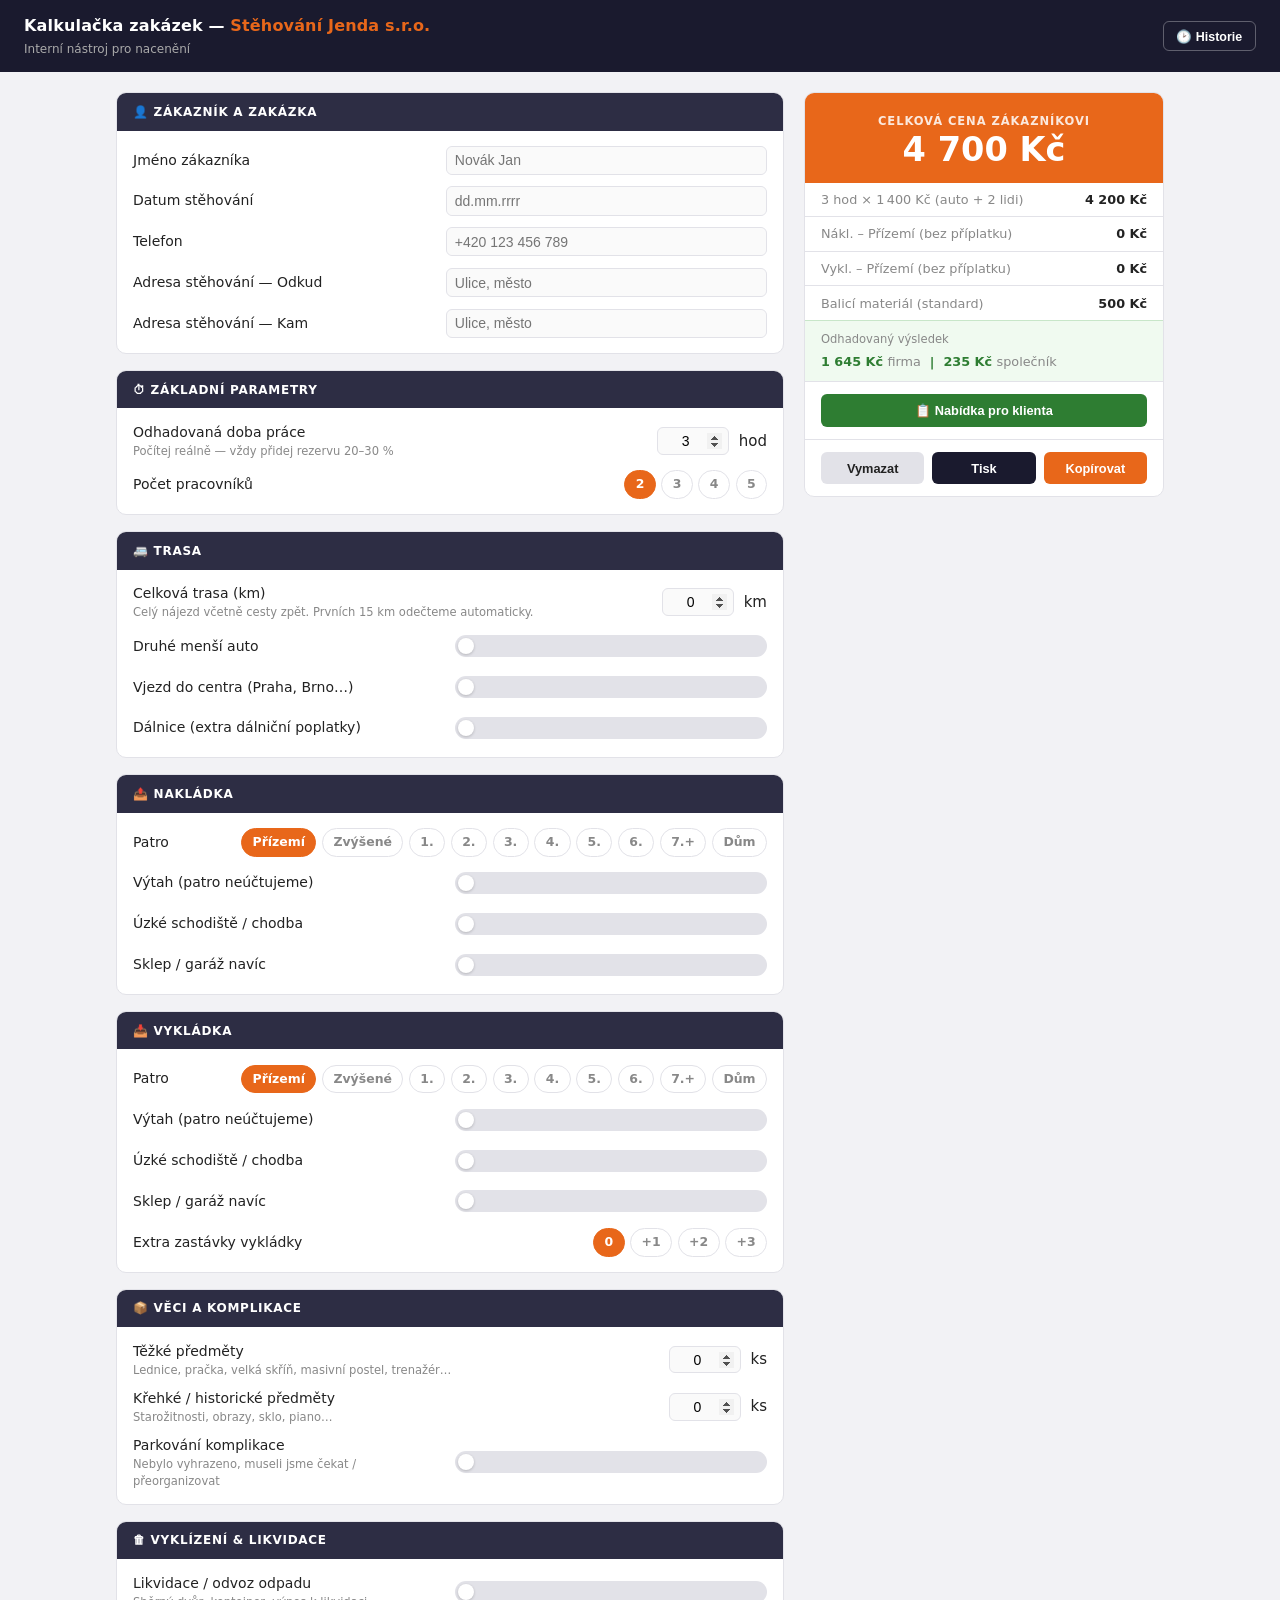
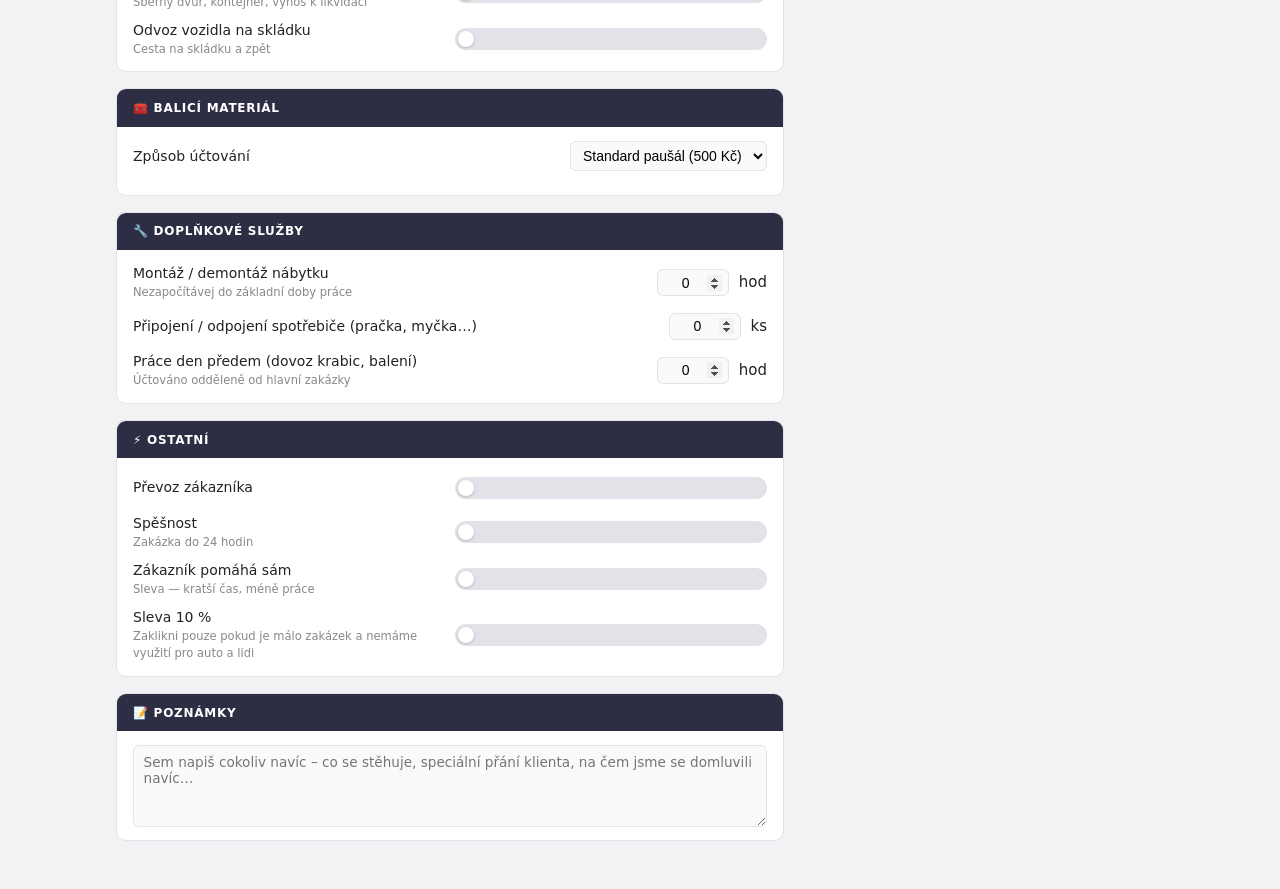
<file: kalkulacka.html>
<!DOCTYPE html>
<html lang="cs">
<head>
  <meta charset="UTF-8">
  <meta name="viewport" content="width=device-width, initial-scale=1.0">
  <title>Kalkulačka zakázek — Stěhování Jenda s.r.o.</title>
  <style>
    :root {
      --orange: #e8671a;
      --orange-light: #fff3ea;
      --dark: #1a1a2e;
      --dark2: #2d2d44;
      --card: #ffffff;
      --bg: #f2f2f5;
      --border: #e2e2e8;
      --text: #222;
      --muted: #888;
      --green: #2e7d32;
      --green-bg: #f0faf0;
      --green-border: #c8e6c9;
      --red: #c62828;
    }

    * { box-sizing: border-box; margin: 0; padding: 0; }

    body {
      font-family: 'Segoe UI', system-ui, -apple-system, sans-serif;
      background: var(--bg);
      color: var(--text);
      line-height: 1.5;
      font-size: 15px;
    }

    /* ── HEADER ── */
    header {
      background: var(--dark);
      color: #fff;
      padding: 0.9rem 1.5rem;
      display: flex;
      align-items: center;
      justify-content: space-between;
      flex-wrap: wrap;
      gap: 0.5rem;
    }
    header h1 { font-size: 1rem; font-weight: 700; letter-spacing: 0.01em; }
    header h1 span { color: var(--orange); }
    header .subtitle { font-size: 0.75rem; color: #aaa; margin-top: 0.1rem; }

    .btn-history {
      background: transparent;
      border: 1.5px solid rgba(255,255,255,.3);
      color: #fff;
      padding: 0.4rem 0.8rem;
      border-radius: 6px;
      font-size: 0.78rem;
      font-weight: 700;
      cursor: pointer;
      transition: all 0.15s;
    }
    .btn-history:hover { border-color: var(--orange); color: var(--orange); }
    .btn-history #history-count {
      display: inline-block;
      background: var(--orange);
      color: #fff;
      border-radius: 10px;
      padding: 0 0.4rem;
      font-size: 0.7rem;
      margin-left: 0.3rem;
    }
    .btn-history #history-count:empty { display: none; }

    /* ── HISTORIE MODAL ── */
    .modal-overlay[hidden] { display: none; }
    .modal-overlay {
      position: fixed; inset: 0;
      background: rgba(0,0,0,.5);
      display: flex; align-items: center; justify-content: center;
      z-index: 100;
      padding: 1rem;
    }
    .modal {
      background: var(--card);
      border-radius: 10px;
      width: 100%;
      max-width: 560px;
      max-height: 85vh;
      display: flex;
      flex-direction: column;
      overflow: hidden;
    }
    .modal-head {
      background: var(--dark);
      color: #fff;
      padding: 0.8rem 1rem;
      display: flex;
      align-items: center;
      justify-content: space-between;
      font-weight: 700;
      font-size: 0.9rem;
    }
    .modal-close {
      background: none; border: none; color: #fff;
      font-size: 1rem; cursor: pointer; opacity: 0.7;
    }
    .modal-close:hover { opacity: 1; }
    .modal-body {
      overflow-y: auto;
      padding: 0.5rem;
      flex: 1;
    }
    .modal-foot {
      display: flex; gap: 0.5rem;
      padding: 0.75rem 1rem;
      border-top: 1px solid var(--border);
    }
    .hist-item {
      border: 1px solid var(--border);
      border-radius: 8px;
      padding: 0.6rem 0.8rem;
      margin-bottom: 0.5rem;
      font-size: 0.8rem;
    }
    .hist-item:last-child { margin-bottom: 0; }
    .hist-item .hi-top {
      display: flex; justify-content: space-between; align-items: baseline;
      margin-bottom: 0.25rem;
    }
    .hist-item .hi-name { font-weight: 700; color: var(--text); }
    .hist-item .hi-price { font-weight: 800; color: var(--orange); white-space: nowrap; }
    .hist-item .hi-meta { color: var(--muted); font-size: 0.74rem; margin-bottom: 0.4rem; }
    .hist-item .hi-actions { display: flex; gap: 0.4rem; }
    .hist-item .hi-actions button {
      flex: 1; padding: 0.35rem; border: none; border-radius: 5px;
      font-size: 0.74rem; font-weight: 700; cursor: pointer;
    }
    .hist-empty { text-align: center; color: var(--muted); padding: 2rem 1rem; font-size: 0.85rem; }

    /* ── LAYOUT ── */
    .layout {
      display: grid;
      grid-template-columns: 1fr 360px;
      gap: 1.25rem;
      max-width: 1080px;
      margin: 1.25rem auto 3rem;
      padding: 0 1rem;
      align-items: start;
    }
    @media (max-width: 820px) {
      .layout { grid-template-columns: 1fr; }
      .result-sticky { position: static; }
    }

    /* ── CARD ── */
    .card {
      background: var(--card);
      border: 1px solid var(--border);
      border-radius: 10px;
      overflow: hidden;
      margin-bottom: 1rem;
    }
    .card:last-child { margin-bottom: 0; }

    .card-head {
      background: var(--dark2);
      color: #fff;
      padding: 0.6rem 1rem;
      font-size: 0.75rem;
      font-weight: 700;
      text-transform: uppercase;
      letter-spacing: 0.06em;
      display: flex;
      align-items: center;
      gap: 0.4rem;
    }

    /* ── SECTIONS INSIDE CARD ── */
    .section {
      padding: 0.85rem 1rem;
      border-bottom: 1px solid var(--border);
    }
    .section:last-child { border-bottom: none; }

    .field {
      display: flex;
      align-items: center;
      gap: 0.6rem;
      min-height: 32px;
      margin-bottom: 0.55rem;
    }
    .field:last-child { margin-bottom: 0; }

    .field label {
      flex: 1;
      font-size: 0.875rem;
      color: var(--text);
      cursor: default;
    }
    .field label small {
      display: block;
      font-size: 0.72rem;
      color: var(--muted);
      font-weight: 400;
    }

    /* ── NUMBER INPUT ── */
    input[type="number"] {
      width: 72px;
      padding: 0.3rem 0.4rem;
      border: 1px solid var(--border);
      border-radius: 6px;
      font-size: 0.875rem;
      text-align: center;
      background: #fafafa;
      transition: border-color 0.15s;
      -moz-appearance: textfield;
    }
    input[type="number"]::-webkit-inner-spin-button { opacity: 1; }
    input[type="number"]:focus { outline: none; border-color: var(--orange); background: #fff; }

    input[type="text"] {
      flex: 1;
      padding: 0.35rem 0.5rem;
      border: 1px solid var(--border);
      border-radius: 6px;
      font-size: 0.875rem;
      background: #fafafa;
      transition: border-color 0.15s;
    }
    input[type="text"]:focus { outline: none; border-color: var(--orange); background: #fff; }

    textarea {
      width: 100%;
      padding: 0.5rem 0.6rem;
      border: 1px solid var(--border);
      border-radius: 6px;
      font-size: 0.85rem;
      font-family: inherit;
      background: #fafafa;
      resize: vertical;
      transition: border-color 0.15s;
    }
    textarea:focus { outline: none; border-color: var(--orange); background: #fff; }

    /* ── RADIO CHIPS ── */
    .chips { display: flex; gap: 0.35rem; flex-wrap: wrap; }
    .chip {
      padding: 0.25rem 0.65rem;
      border: 1.5px solid var(--border);
      border-radius: 20px;
      cursor: pointer;
      font-size: 0.78rem;
      font-weight: 600;
      color: var(--muted);
      transition: all 0.15s;
      user-select: none;
      white-space: nowrap;
    }
    .chip:hover { border-color: var(--orange); color: var(--orange); }
    .chip.on { background: var(--orange); border-color: var(--orange); color: #fff; }

    /* ── TOGGLE ── */
    .toggle {
      position: relative;
      width: 40px;
      height: 22px;
      flex-shrink: 0;
    }
    .toggle input { opacity: 0; width: 0; height: 0; position: absolute; }
    .toggle-track {
      position: absolute;
      inset: 0;
      background: var(--border);
      border-radius: 22px;
      cursor: pointer;
      transition: background 0.2s;
    }
    .toggle-track::after {
      content: '';
      position: absolute;
      width: 16px; height: 16px;
      left: 3px; top: 3px;
      background: #fff;
      border-radius: 50%;
      transition: transform 0.2s;
      box-shadow: 0 1px 3px rgba(0,0,0,.2);
    }
    .toggle input:checked ~ .toggle-track { background: var(--orange); }
    .toggle input:checked ~ .toggle-track::after { transform: translateX(18px); }

    /* ── SELECT ── */
    select {
      padding: 0.3rem 0.5rem;
      border: 1px solid var(--border);
      border-radius: 6px;
      font-size: 0.875rem;
      background: #fafafa;
      cursor: pointer;
    }
    select:focus { outline: none; border-color: var(--orange); }

    /* ── SUB FIELDS ── */
    .sub {
      margin-top: 0.5rem;
      padding: 0.5rem 0.75rem;
      background: var(--orange-light);
      border-radius: 6px;
      border-left: 3px solid var(--orange);
      display: none;
    }
    .sub.on { display: block; }
    .sub .field { margin-bottom: 0.4rem; }
    .sub .field:last-child { margin-bottom: 0; }
    .sub .field label { font-size: 0.82rem; }

    /* ── RESULT PANEL ── */
    .result-sticky { position: sticky; top: 1rem; }

    .result-total {
      background: var(--orange);
      color: #fff;
      padding: 1.25rem 1.25rem 1rem;
      text-align: center;
    }
    .result-total .rtlabel { font-size: 0.72rem; font-weight: 700; text-transform: uppercase;
      letter-spacing: 0.08em; opacity: 0.85; margin-bottom: 0.15rem; }
    .result-total .price { font-size: 2.1rem; font-weight: 800; line-height: 1; }
    .result-total .min-note {
      font-size: 0.72rem; opacity: 0.8; margin-top: 0.3rem;
      background: rgba(0,0,0,.15); border-radius: 4px; padding: 0.15rem 0.5rem;
      display: inline-block;
    }

    .customer-info {
      padding: 0.7rem 1rem;
      border-bottom: 1px solid var(--border);
      background: var(--orange-light);
      font-size: 0.8rem;
    }
    .customer-info .ci-row {
      display: flex;
      gap: 0.4rem;
      margin-bottom: 0.15rem;
    }
    .customer-info .ci-row:last-child { margin-bottom: 0; }
    .customer-info .ci-label { color: var(--muted); font-weight: 600; white-space: nowrap; }
    .customer-info .ci-value { color: var(--text); font-weight: 600; word-break: break-word; }

    .breakdown-list { }
    .bi {
      display: flex; justify-content: space-between; align-items: center;
      padding: 0.45rem 1rem;
      border-bottom: 1px solid var(--border);
      font-size: 0.8rem;
    }
    .bi:last-child { border-bottom: none; }
    .bi .bn { color: var(--muted); flex: 1; padding-right: 0.5rem; }
    .bi .ba { font-weight: 700; color: var(--text); white-space: nowrap; }

    .empty-state {
      padding: 1.5rem;
      text-align: center;
      color: var(--muted);
      font-size: 0.8rem;
    }

    .profit-bar {
      background: var(--green-bg);
      border-top: 1px solid var(--green-border);
      padding: 0.65rem 1rem;
      font-size: 0.8rem;
    }
    .profit-bar .pl { color: var(--muted); margin-bottom: 0.2rem; font-size: 0.72rem; }
    .profit-bar .pv { font-weight: 700; color: var(--green); }
    .profit-bar .pv span { color: var(--muted); font-weight: 400; }

    .actions {
      display: flex; gap: 0.5rem;
      padding: 0.75rem 1rem;
      border-top: 1px solid var(--border);
    }
    .btn {
      flex: 1; padding: 0.55rem;
      border: none; border-radius: 6px;
      font-size: 0.8rem; font-weight: 700;
      cursor: pointer; transition: opacity 0.15s, background 0.15s;
    }
    .btn-orange { background: var(--orange); color: #fff; }
    .btn-orange:hover { opacity: 0.88; }
    .btn-gray { background: var(--border); color: var(--text); }
    .btn-gray:hover { background: #d5d5d8; }
    .btn-dark { background: var(--dark); color: #fff; }
    .btn-dark:hover { opacity: 0.85; }
    .btn-green { background: var(--green); color: #fff; }
    .btn-green:hover { opacity: 0.88; }

    /* ── PRINT ── */
    @media print {
      header { background: #000 !important; }
      .card-head { background: #333 !important; }
      .layout { display: block; }
      .form-col { display: none; }
      .result-sticky { position: static; }
      .result-total { background: #e8671a !important; -webkit-print-color-adjust: exact; }
      .actions { display: none; }
    }
  </style>
</head>
<body>

<header>
  <div>
    <h1>Kalkulačka zakázek &mdash; <span>Stěhování Jenda s.r.o.</span></h1>
    <div class="subtitle">Interní nástroj pro nacenění</div>
  </div>
  <button class="btn-history" onclick="openHistory()">🕑 Historie <span id="history-count"></span></button>
</header>

<!-- ══════════ HISTORIE MODAL ══════════ -->
<div class="modal-overlay" id="history-overlay" hidden>
  <div class="modal">
    <div class="modal-head">
      <span>🕑 Historie nabídek</span>
      <button class="modal-close" onclick="closeHistory()">✕</button>
    </div>
    <div class="modal-body" id="history-list"></div>
    <div class="modal-foot">
      <button class="btn btn-gray" onclick="clearHistory()">Vymazat historii</button>
      <button class="btn btn-dark" onclick="closeHistory()">Zavřít</button>
    </div>
  </div>
</div>

<div class="layout">

  <!-- ══════════ FORM COLUMN ══════════ -->
  <div class="form-col">

    <!-- ZÁKAZNÍK -->
    <div class="card">
      <div class="card-head">👤 Zákazník a zakázka</div>
      <div class="section">
        <div class="field">
          <label>Jméno zákazníka</label>
          <input type="text" id="customer-name" placeholder="Novák Jan" style="width:180px">
        </div>
        <div class="field">
          <label>Datum stěhování</label>
          <input type="text" id="move-date" placeholder="dd.mm.rrrr" style="width:120px">
        </div>
        <div class="field">
          <label>Telefon</label>
          <input type="text" id="customer-phone" placeholder="+420 123 456 789" style="width:180px">
        </div>
        <div class="field">
          <label>Adresa stěhování — Odkud</label>
          <input type="text" id="move-from" placeholder="Ulice, město" style="width:220px">
        </div>
        <div class="field">
          <label>Adresa stěhování — Kam</label>
          <input type="text" id="move-to" placeholder="Ulice, město" style="width:220px">
        </div>
      </div>
    </div>

    <!-- ZÁKLADNÍ PARAMETRY -->
    <div class="card">
      <div class="card-head">⏱ Základní parametry</div>
      <div class="section">
        <div class="field">
          <label>Odhadovaná doba práce
            <small>Počítej reálně — vždy přidej rezervu 20–30 %</small>
          </label>
          <input type="number" id="hours" value="3" min="0.5" max="24" step="0.5"> hod
        </div>
        <div class="field" style="margin-top:0.4rem;">
          <label>Počet pracovníků</label>
          <div class="chips" id="workers-chips">
            <span class="chip on" data-v="2">2</span>
            <span class="chip" data-v="3">3</span>
            <span class="chip" data-v="4">4</span>
            <span class="chip" data-v="5">5</span>
          </div>
        </div>
      </div>
    </div>

    <!-- TRASA -->
    <div class="card">
      <div class="card-head">🚐 Trasa</div>
      <div class="section">
        <div class="field">
          <label>Celková trasa (km)
            <small>Celý nájezd včetně cesty zpět. Prvních 15 km odečteme automaticky.</small>
          </label>
          <input type="number" id="distance" value="0" min="0" step="1"> km
        </div>
        <div class="field" style="margin-top:0.5rem;">
          <label>Druhé menší auto</label>
          <label class="toggle">
            <input type="checkbox" id="second-car">
            <span class="toggle-track"></span>
          </label>
        </div>
        <div class="sub" id="sub-second-car">
          <div class="field">
            <label>Km druhého auta (jednosměrně)</label>
            <input type="number" id="second-car-km" value="0" min="0" step="1"> km
          </div>
        </div>
        <div class="field" style="margin-top:0.4rem;">
          <label>Vjezd do centra (Praha, Brno…)</label>
          <label class="toggle">
            <input type="checkbox" id="city-center">
            <span class="toggle-track"></span>
          </label>
        </div>
        <div class="field" style="margin-top:0.4rem;">
          <label>Dálnice (extra dálniční poplatky)</label>
          <label class="toggle">
            <input type="checkbox" id="highway">
            <span class="toggle-track"></span>
          </label>
        </div>
      </div>
    </div>

    <!-- NAKLÁDKA -->
    <div class="card">
      <div class="card-head">📤 Nakládka</div>
      <div class="section">
        <div class="field">
          <label>Patro</label>
          <div class="chips" id="floor-load-chips">
            <span class="chip on" data-v="0">Přízemí</span>
            <span class="chip" data-v="0.5">Zvýšené</span>
            <span class="chip" data-v="1">1.</span>
            <span class="chip" data-v="2">2.</span>
            <span class="chip" data-v="3">3.</span>
            <span class="chip" data-v="4">4.</span>
            <span class="chip" data-v="5">5.</span>
            <span class="chip" data-v="6">6.</span>
            <span class="chip" data-v="7">7.+</span>
            <span class="chip" data-v="house">Dům</span>
          </div>
        </div>
        <div class="field" style="margin-top:0.5rem;">
          <label>Výtah (patro neúčtujeme)</label>
          <label class="toggle">
            <input type="checkbox" id="elevator-load">
            <span class="toggle-track"></span>
          </label>
        </div>
        <div class="field" style="margin-top:0.4rem;">
          <label>Úzké schodiště / chodba</label>
          <label class="toggle">
            <input type="checkbox" id="narrow-load">
            <span class="toggle-track"></span>
          </label>
        </div>
        <div class="field" style="margin-top:0.4rem;">
          <label>Sklep / garáž navíc</label>
          <label class="toggle">
            <input type="checkbox" id="basement-load">
            <span class="toggle-track"></span>
          </label>
        </div>
      </div>
    </div>

    <!-- VYKLÁDKA -->
    <div class="card">
      <div class="card-head">📥 Vykládka</div>
      <div class="section">
        <div class="field">
          <label>Patro</label>
          <div class="chips" id="floor-unload-chips">
            <span class="chip on" data-v="0">Přízemí</span>
            <span class="chip" data-v="0.5">Zvýšené</span>
            <span class="chip" data-v="1">1.</span>
            <span class="chip" data-v="2">2.</span>
            <span class="chip" data-v="3">3.</span>
            <span class="chip" data-v="4">4.</span>
            <span class="chip" data-v="5">5.</span>
            <span class="chip" data-v="6">6.</span>
            <span class="chip" data-v="7">7.+</span>
            <span class="chip" data-v="house">Dům</span>
          </div>
        </div>
        <div class="field" style="margin-top:0.5rem;">
          <label>Výtah (patro neúčtujeme)</label>
          <label class="toggle">
            <input type="checkbox" id="elevator-unload">
            <span class="toggle-track"></span>
          </label>
        </div>
        <div class="field" style="margin-top:0.4rem;">
          <label>Úzké schodiště / chodba</label>
          <label class="toggle">
            <input type="checkbox" id="narrow-unload">
            <span class="toggle-track"></span>
          </label>
        </div>
        <div class="field" style="margin-top:0.4rem;">
          <label>Sklep / garáž navíc</label>
          <label class="toggle">
            <input type="checkbox" id="basement-unload">
            <span class="toggle-track"></span>
          </label>
        </div>
        <div class="field" style="margin-top:0.5rem;">
          <label>Extra zastávky vykládky</label>
          <div class="chips" id="extra-stops-chips">
            <span class="chip on" data-v="0">0</span>
            <span class="chip" data-v="1">+1</span>
            <span class="chip" data-v="2">+2</span>
            <span class="chip" data-v="3">+3</span>
          </div>
        </div>
      </div>
    </div>

    <!-- VĚCI -->
    <div class="card">
      <div class="card-head">📦 Věci a komplikace</div>
      <div class="section">
        <div class="field">
          <label>Těžké předměty
            <small>Lednice, pračka, velká skříň, masivní postel, trenažér…</small>
          </label>
          <input type="number" id="heavy-items" value="0" min="0" step="1"> ks
        </div>
        <div class="field" style="margin-top:0.5rem;">
          <label>Křehké / historické předměty
            <small>Starožitnosti, obrazy, sklo, piano…</small>
          </label>
          <input type="number" id="fragile-items" value="0" min="0" step="1"> ks
        </div>
        <div class="field" style="margin-top:0.5rem;">
          <label>Parkování komplikace
            <small>Nebylo vyhrazeno, museli jsme čekat / přeorganizovat</small>
          </label>
          <label class="toggle">
            <input type="checkbox" id="parking-issue">
            <span class="toggle-track"></span>
          </label>
        </div>
      </div>
    </div>

    <!-- VYKLÍZENÍ & LIKVIDACE -->
    <div class="card">
      <div class="card-head">🗑 Vyklízení &amp; likvidace</div>
      <div class="section">
        <div class="field">
          <label>Likvidace / odvoz odpadu
            <small>Sběrný dvůr, kontejner, výnos k likvidaci</small>
          </label>
          <label class="toggle">
            <input type="checkbox" id="liquidation">
            <span class="toggle-track"></span>
          </label>
        </div>
        <div class="sub" id="sub-liquidation">
          <div class="field">
            <label>Pytlování
              <small>Oblečení, drobnosti, odpad do pytlů</small>
            </label>
            <div class="chips" id="pytlovani-chips">
              <span class="chip on" data-v="none">Žádné</span>
              <span class="chip" data-v="small">Malé +500 Kč</span>
              <span class="chip" data-v="medium">Střední +1 000 Kč</span>
              <span class="chip" data-v="large">Velké +1 500 Kč</span>
            </div>
          </div>
        </div>
        <div class="field" style="margin-top:0.4rem;">
          <label>Odvoz vozidla na skládku
            <small>Cesta na skládku a zpět</small>
          </label>
          <label class="toggle">
            <input type="checkbox" id="dump-transport">
            <span class="toggle-track"></span>
          </label>
        </div>
      </div>
    </div>

    <!-- BALICÍ MATERIÁL -->
    <div class="card">
      <div class="card-head">🧰 Balicí materiál</div>
      <div class="section">
        <div class="field">
          <label>Způsob účtování</label>
          <select id="packing-type">
            <option value="none">Žádný</option>
            <option value="small">Malé balení (300 Kč)</option>
            <option value="standard" selected>Standard paušál (500 Kč)</option>
            <option value="custom">Vlastní rozpis</option>
          </select>
        </div>
        <div class="sub" id="sub-packing">
          <div class="field">
            <label>Krabice (ks × 30 Kč)</label>
            <input type="number" id="boxes" value="0" min="0"> ks
          </div>
          <div class="field">
            <label>Strečková fólie (role × 250 Kč)</label>
            <input type="number" id="stretch" value="0" min="0"> rol
          </div>
          <div class="field">
            <label>Bublinková fólie (role × 250 Kč)</label>
            <input type="number" id="bubble" value="0" min="0"> rol
          </div>
        </div>
      </div>
    </div>

    <!-- DOPLŇKOVÉ SLUŽBY -->
    <div class="card">
      <div class="card-head">🔧 Doplňkové služby</div>
      <div class="section">
        <div class="field">
          <label>Montáž / demontáž nábytku
            <small>Nezapočítávej do základní doby práce</small>
          </label>
          <input type="number" id="assembly-hours" value="0" min="0" step="0.5"> hod
        </div>
        <div class="field" style="margin-top:0.5rem;">
          <label>Připojení / odpojení spotřebiče (pračka, myčka…)</label>
          <input type="number" id="appliances" value="0" min="0" step="1"> ks
        </div>
        <div class="field" style="margin-top:0.5rem;">
          <label>Práce den předem (dovoz krabic, balení)
            <small>Účtováno odděleně od hlavní zakázky</small>
          </label>
          <input type="number" id="day-before" value="0" min="0" step="0.5"> hod
        </div>
      </div>
    </div>

    <!-- OSTATNÍ -->
    <div class="card">
      <div class="card-head">⚡ Ostatní</div>
      <div class="section">
        <div class="field">
          <label>Převoz zákazníka</label>
          <label class="toggle">
            <input type="checkbox" id="person-transport">
            <span class="toggle-track"></span>
          </label>
        </div>
        <div class="field" style="margin-top:0.4rem;">
          <label>Spěšnost
            <small>Zakázka do 24 hodin</small>
          </label>
          <label class="toggle">
            <input type="checkbox" id="urgency">
            <span class="toggle-track"></span>
          </label>
        </div>
        <div class="field" style="margin-top:0.4rem;">
          <label>Zákazník pomáhá sám
            <small>Sleva — kratší čas, méně práce</small>
          </label>
          <label class="toggle">
            <input type="checkbox" id="customer-helps">
            <span class="toggle-track"></span>
          </label>
        </div>
        <div class="field" style="margin-top:0.4rem;">
          <label>Sleva 10 %
            <small>Zaklikni pouze pokud je málo zakázek a nemáme využití pro auto a lidi</small>
          </label>
          <label class="toggle">
            <input type="checkbox" id="discount10">
            <span class="toggle-track"></span>
          </label>
        </div>
      </div>
    </div>

    <!-- POZNÁMKY -->
    <div class="card">
      <div class="card-head">📝 Poznámky</div>
      <div class="section">
        <div class="field" style="align-items:flex-start;">
          <textarea id="notes" placeholder="Sem napiš cokoliv navíc – co se stěhuje, speciální přání klienta, na čem jsme se domluvili navíc…" rows="4"></textarea>
        </div>
      </div>
    </div>

  </div><!-- /form-col -->

  <!-- ══════════ RESULT COLUMN ══════════ -->
  <div>
    <div class="card result-sticky">

      <div class="result-total">
        <div class="rtlabel">Celková cena zákazníkovi</div>
        <div class="price" id="total-display">2 500 Kč</div>
        <div class="min-note" id="min-note" style="display:none">Aplikována minimální cena</div>
      </div>

      <div class="customer-info" id="customer-info" style="display:none"></div>

      <div class="breakdown-list" id="breakdown">
        <div class="empty-state">Vyplňte parametry zakázky&hellip;</div>
      </div>

      <div class="profit-bar">
        <div class="pl">Odhadovaný výsledek</div>
        <div class="pv" id="profit-display">—</div>
      </div>

      <div class="actions actions-client">
        <button class="btn btn-green" onclick="copyClientOffer()">📋 Nabídka pro klienta</button>
      </div>

      <div class="actions">
        <button class="btn btn-gray" onclick="resetForm()">Vymazat</button>
        <button class="btn btn-dark" onclick="printResult()">Tisk</button>
        <button class="btn btn-orange" onclick="copyResult()">Kopírovat</button>
      </div>

    </div>
  </div>

</div><!-- /layout -->

<script>
'use strict';

/* ── Sazebník ── */
var R = {
  hourBase:        1400,
  extraWorker:     200,
  kmRate:          20,
  kmFreeThreshold: 15,
  secondCarKm:     10,
  floorRate:       500,
  elevatedGround:  300,
  basement:        300,
  house:           300,
  narrowPassage:   400,
  extraStop:       500,
  parkingIssue:    300,
  heavyItem:       200,
  fragileItem:     100,
  cityCenter:      800,
  highway:         500,
  packingSmall:    300,
  packingStd:      500,
  boxPrice:        30,
  stretchPrice:    250,
  bubblePrice:     250,
  assemblyHour:    400,
  applianceConn:   100,
  personTransport: 500,
  dayBeforeHour:   300,
  urgency:         500,
  customerHelps:  -500,
  pytlovaniSmall:  500,
  pytlovaniMedium: 1000,
  pytlovaniLarge:  1500,
  liquidation:     1000,
  dumpTransport:   3000,
  discount10:      0.10,
  minimum:         2000,
  profitRate:      0.35,
  partnerRate:     0.05,
};

/* ── State ── */
var S = {
  hours: 3, workers: 2,
  distance: 0, secondCar: false, secondCarKm: 0,
  cityCenter: false, highway: false,
  floorLoad: 0, elevatorLoad: false, narrowLoad: false, basementLoad: false,
  floorUnload: 0, elevatorUnload: false, narrowUnload: false, basementUnload: false,
  extraStops: 0,
  heavyItems: 0, fragileItems: 0, parkingIssue: false,
  packingType: 'standard', boxes: 0, stretch: 0, bubble: 0,
  assemblyHours: 0, appliances: 0, personTransport: false,
  dayBefore: 0, urgency: false, customerHelps: false,
  pytlovani: 'none', liquidation: false, dumpTransport: false, discount10: false,
};

/* ── Historie nabídek (localStorage) ── */
var HISTORY_KEY = 'jendaKalkulackaHistorie_v1';

/* ── Výpočet ── */
function calc() {
  var items = [];
  var raw   = 0;

  function add(name, amount, force) {
    if (amount === 0 && !force) return;
    items.push({ name: name, amount: amount });
    raw += amount;
  }

  // Základní hodiny
  add(S.hours + ' hod × 1 400 Kč (auto + 2 lidi)', S.hours * R.hourBase);

  // Extra pracovníci
  if (S.workers > 2) {
    add((S.workers - 2) + ' extra pracovník(i) × ' + S.hours + ' hod × 200 Kč',
        S.hours * (S.workers - 2) * R.extraWorker);
  }

  // Kilometry
  if (S.distance > R.kmFreeThreshold) {
    var chargeableKm = S.distance - R.kmFreeThreshold;
    add('Trasa ' + S.distance + ' km − 15 km zdarma = ' + chargeableKm + ' km × 20 Kč',
        chargeableKm * R.kmRate);
  }

  // Druhé auto
  if (S.secondCar && S.secondCarKm > 0) {
    add('Druhé auto: ' + S.secondCarKm + ' km × 2 × 10 Kč',
        S.secondCarKm * 2 * R.secondCarKm);
  }

  // Vjezd do centra
  if (S.cityCenter) add('Vjezd do centra města', R.cityCenter);

  // Dálnice
  if (S.highway) add('Dálniční příplatek', R.highway);

  // Patra – nakládka (vždy zobrazit, co je vybráno, i bez příplatku)
  if (S.floorLoad === 'house') {
    add('Nákl. – dům (rodinný dům)', R.house, true);
  } else if (S.elevatorLoad) {
    add('Nákl. – ' + floorLabel(S.floorLoad) + ' (výtah, bez příplatku)', 0, true);
  } else if (S.floorLoad === 0.5) {
    add('Nákl. – zvýšené přízemí (bez výtahu)', R.elevatedGround, true);
  } else if (S.floorLoad >= 2) {
    add('Nákl. – ' + floorLabel(S.floorLoad) + ' bez výtahu (' + (S.floorLoad - 1) + '×500 Kč)', (S.floorLoad - 1) * R.floorRate, true);
  } else {
    add('Nákl. – ' + floorLabel(S.floorLoad) + ' (bez příplatku)', 0, true);
  }
  if (S.narrowLoad)    add('Nákl. – úzké schodiště/chodba', R.narrowPassage);
  if (S.basementLoad)  add('Nákl. – sklep / garáž', R.basement);

  // Patra – vykládka (vždy zobrazit, co je vybráno, i bez příplatku)
  if (S.floorUnload === 'house') {
    add('Vykl. – dům (rodinný dům)', R.house, true);
  } else if (S.elevatorUnload) {
    add('Vykl. – ' + floorLabel(S.floorUnload) + ' (výtah, bez příplatku)', 0, true);
  } else if (S.floorUnload === 0.5) {
    add('Vykl. – zvýšené přízemí (bez výtahu)', R.elevatedGround, true);
  } else if (S.floorUnload >= 2) {
    add('Vykl. – ' + floorLabel(S.floorUnload) + ' bez výtahu (' + (S.floorUnload - 1) + '×500 Kč)', (S.floorUnload - 1) * R.floorRate, true);
  } else {
    add('Vykl. – ' + floorLabel(S.floorUnload) + ' (bez příplatku)', 0, true);
  }
  if (S.narrowUnload)    add('Vykl. – úzké schodiště/chodba', R.narrowPassage);
  if (S.basementUnload)  add('Vykl. – sklep / garáž', R.basement);

  // Extra zastávky
  if (S.extraStops > 0) {
    add(S.extraStops + ' extra zastávka/y vykládky', S.extraStops * R.extraStop);
  }

  // Věci
  if (S.heavyItems > 0)   add(S.heavyItems + ' těžký/é předmět(y) × 200 Kč', S.heavyItems * R.heavyItem);
  if (S.fragileItems > 0) add(S.fragileItems + ' křehký/é předmět(y) × 100 Kč', S.fragileItems * R.fragileItem);
  if (S.parkingIssue)     add('Komplikace s parkováním', R.parkingIssue);

  // Balicí materiál
  if (S.packingType === 'small') {
    add('Balicí materiál (malé balení)', R.packingSmall);
  } else if (S.packingType === 'standard') {
    add('Balicí materiál (standard)', R.packingStd);
  } else if (S.packingType === 'custom') {
    if (S.boxes > 0)   add(S.boxes + ' krabic × 30 Kč', S.boxes * R.boxPrice);
    if (S.stretch > 0) add(S.stretch + ' role strečky × 250 Kč', S.stretch * R.stretchPrice);
    if (S.bubble > 0)  add(S.bubble + ' role bublinky × 250 Kč', S.bubble * R.bubblePrice);
  }

  // Montáž
  if (S.assemblyHours > 0) {
    add('Montáž/demontáž: ' + S.assemblyHours + ' hod × 400 Kč', S.assemblyHours * R.assemblyHour);
  }

  // Spotřebiče
  if (S.appliances > 0) {
    add(S.appliances + ' připoj. spotřebiče × 100 Kč', S.appliances * R.applianceConn);
  }

  // Převoz osoby
  if (S.personTransport) add('Převoz zákazníka', R.personTransport);

  // Den předem
  if (S.dayBefore > 0) {
    add('Práce den předem: ' + S.dayBefore + ' hod × 300 Kč', S.dayBefore * R.dayBeforeHour);
  }

  // Pytlování
  if (S.pytlovani === 'small')  add('Pytlování – malé', R.pytlovaniSmall);
  if (S.pytlovani === 'medium') add('Pytlov\u00e1n\u00ed \u2013 st\u0159edn\u00ed', R.pytlovaniMedium);
  if (S.pytlovani === 'large')  add('Pytlov\u00e1n\u00ed \u2013 velk\u00e9', R.pytlovaniLarge);

  // Likvidace
  if (S.liquidation) add('Likvidace / odvoz odpadu', R.liquidation);

  // Odvoz vozidla na skládku
  if (S.dumpTransport) add('Odvoz vozidla na skládku', R.dumpTransport);

  // Spěšnost
  if (S.urgency) add('Sp\u011b\u0161nost (do 24 hod)', R.urgency);

  // Zákazník pomáhá
  if (S.customerHelps) add('Sleva – zákazník pomáhá', R.customerHelps);

  // Sleva 10 % (nízké vytížení)
  if (S.discount10) add('Sleva 10 % (nízké vytížení)', -Math.round(raw * R.discount10));

  var isMin = raw < R.minimum;
  var total = isMin ? R.minimum : raw;

  return { items: items, raw: raw, total: total, isMin: isMin };
}

/* ── Formátování ── */
function fmt(n) {
  return Math.round(n).toLocaleString('cs-CZ') + ' Kč';
}

/* ── Render ── */
function render() {
  var r = calc();

  document.getElementById('total-display').textContent = fmt(r.total);
  var minNote = document.getElementById('min-note');
  minNote.style.display = r.isMin ? 'inline-block' : 'none';

  // Info o zákazníkovi
  var name  = document.getElementById('customer-name').value.trim();
  var date  = document.getElementById('move-date').value.trim();
  var phone = document.getElementById('customer-phone').value.trim();
  var from  = document.getElementById('move-from').value.trim();
  var to    = document.getElementById('move-to').value.trim();
  var notes = document.getElementById('notes').value.trim();

  var ciRows = [];
  if (name)  ciRows.push(['Zákazník:', name]);
  if (date)  ciRows.push(['Datum:', date]);
  if (phone) ciRows.push(['Telefon:', phone]);
  if (from || to) ciRows.push(['Adresa:', (from || '?') + ' → ' + (to || '?')]);
  if (notes) ciRows.push(['Poznámky:', notes]);

  var ciEl = document.getElementById('customer-info');
  if (ciRows.length === 0) {
    ciEl.style.display = 'none';
    ciEl.innerHTML = '';
  } else {
    ciEl.style.display = 'block';
    ciEl.innerHTML = ciRows.map(function(row) {
      return '<div class="ci-row"><span class="ci-label">' + row[0] + '</span><span class="ci-value">' + row[1] + '</span></div>';
    }).join('');
  }

  var bd = document.getElementById('breakdown');
  if (r.items.length === 0) {
    bd.innerHTML = '<div class="empty-state">Vyplňte parametry zakázky&hellip;</div>';
  } else {
    bd.innerHTML = r.items.map(function(it) {
      return '<div class="bi"><span class="bn">' + it.name + '</span>' +
             '<span class="ba">' + fmt(it.amount) + '</span></div>';
    }).join('');
  }

  // Profit
  var laborCost  = S.hours * S.workers * 200;
  var kmCost     = S.distance > R.kmFreeThreshold ? (S.distance - R.kmFreeThreshold) * 10 : 0;
  var estCost    = laborCost + kmCost;
  var gross      = r.total - estCost;
  var partner    = Math.round(r.total * R.partnerRate);
  var company    = Math.round(r.total * R.profitRate);

  document.getElementById('profit-display').innerHTML =
    fmt(company) + ' <span>firma</span> &nbsp;|&nbsp; ' + fmt(partner) + ' <span>společník</span>';
}

/* ── Chips (radio skupiny) ── */
function initChips(id, key) {
  var g = document.getElementById(id);
  if (!g) return;
  g.addEventListener('click', function(e) {
    var c = e.target.closest('.chip');
    if (!c) return;
    g.querySelectorAll('.chip').forEach(function(x) { x.classList.remove('on'); });
    c.classList.add('on');
    var v = c.getAttribute('data-v');
    var n = parseFloat(v);
    S[key] = isNaN(n) ? v : n;
    render();
  });
}

/* ── Number inputs ── */
function initNum(id, key) {
  var el = document.getElementById(id);
  if (!el) return;
  el.addEventListener('input', function() {
    S[key] = parseFloat(el.value) || 0;
    render();
  });
}

/* ── Toggles ── */
function initToggle(id, key, subId) {
  var el = document.getElementById(id);
  if (!el) return;
  el.addEventListener('change', function() {
    S[key] = el.checked;
    if (subId) {
      var sub = document.getElementById(subId);
      if (sub) sub.classList.toggle('on', el.checked);
    }
    render();
  });
}

/* ── Select ── */
function initSelect(id, key, subId) {
  var el = document.getElementById(id);
  if (!el) return;
  el.addEventListener('change', function() {
    S[key] = el.value;
    if (subId) {
      var sub = document.getElementById(subId);
      if (sub) sub.classList.toggle('on', el.value === 'custom');
    }
    render();
  });
}

/* ── Reset ── */
function resetForm() {
  // Numbers
  var nums = {
    'hours': 3, 'distance': 0, 'second-car-km': 0,
    'heavy-items': 0, 'fragile-items': 0, 'boxes': 0,
    'stretch': 0, 'bubble': 0, 'assembly-hours': 0,
    'appliances': 0, 'day-before': 0
  };
  Object.keys(nums).forEach(function(id) {
    var el = document.getElementById(id);
    if (el) el.value = nums[id];
  });

  // Text
  ['customer-name', 'move-date', 'customer-phone', 'move-from', 'move-to', 'notes'].forEach(function(id) {
    var el = document.getElementById(id);
    if (el) el.value = '';
  });

  // Toggles
  ['second-car','elevator-load','narrow-load','basement-load',
   'elevator-unload','narrow-unload','basement-unload','city-center','highway',
   'parking-issue','person-transport','urgency','customer-helps',
   'liquidation','dump-transport','discount10'].forEach(function(id) {
    var el = document.getElementById(id);
    if (el) el.checked = false;
  });

  // Sub panels
  ['sub-second-car','sub-packing'].forEach(function(id) {
    var el = document.getElementById(id);
    if (el) el.classList.remove('on');
  });

  // Chips reset
  [['workers-chips','2'],['floor-load-chips','0'],
   ['floor-unload-chips','0'],['extra-stops-chips','0'],['pytlovani-chips','none']].forEach(function(pair) {
    var g = document.getElementById(pair[0]);
    if (!g) return;
    g.querySelectorAll('.chip').forEach(function(c) { c.classList.remove('on'); });
    var def = g.querySelector('[data-v="' + pair[1] + '"]');
    if (def) def.classList.add('on');
  });

  // Select
  var ps = document.getElementById('packing-type');
  if (ps) ps.value = 'standard';

  // State reset
  S = {
    hours: 3, workers: 2,
    distance: 0, secondCar: false, secondCarKm: 0,
    cityCenter: false, highway: false,
    floorLoad: 0, elevatorLoad: false, narrowLoad: false, basementLoad: false,
    floorUnload: 0, elevatorUnload: false, narrowUnload: false, basementUnload: false,
    extraStops: 0,
    heavyItems: 0, fragileItems: 0, parkingIssue: false,
    packingType: 'standard', boxes: 0, stretch: 0, bubble: 0,
    assemblyHours: 0, appliances: 0, personTransport: false,
    dayBefore: 0, urgency: false, customerHelps: false,
    pytlovani: 'none', liquidation: false, dumpTransport: false, discount10: false,
  };

  render();
}

/* ── Pomocné popisky pro export ── */
function ynLabel(b) { return b ? 'ano' : 'ne'; }

function floorLabel(v) {
  if (v === 'house') return 'Dům (rodinný dům)';
  if (v === 0)   return 'Přízemí';
  if (v === 0.5) return 'Zvýšené přízemí';
  if (v === 7)   return '7.+ patro';
  return v + '. patro';
}

/* ── Kopírovat ── */
function copyResult() {
  var r = calc();
  var name  = document.getElementById('customer-name').value.trim();
  var date  = document.getElementById('move-date').value.trim();
  var phone = document.getElementById('customer-phone').value.trim();
  var from  = document.getElementById('move-from').value.trim();
  var to    = document.getElementById('move-to').value.trim();
  var notes = document.getElementById('notes').value.trim();

  var lines = ['KALKULACE ZAKÁZKY — Stěhování Jenda s.r.o.', ''];

  // Zákazník a zakázka — jen vyplněné
  if (name)  lines.push('Zákazník: ' + name);
  if (date)  lines.push('Datum: ' + date);
  if (phone) lines.push('Telefon: ' + phone);
  if (from || to) lines.push('Adresa: ' + (from || '?') + ' → ' + (to || '?'));
  if (name || date || phone || from || to) lines.push('');

  // Rozpis ceny — jen skutečně zpoplatněné položky
  lines.push('ROZPIS CENY');
  var pricedItems = r.items.filter(function(it) { return it.amount !== 0; });
  if (pricedItems.length === 0) {
    lines.push('(žádné zpoplatněné položky)');
  } else {
    pricedItems.forEach(function(it) {
      lines.push(it.name + ':  ' + Math.round(it.amount).toLocaleString('cs-CZ') + ' Kč');
    });
  }
  lines.push('');
  lines.push('CELKEM: ' + Math.round(r.total).toLocaleString('cs-CZ') + ' Kč');
  if (r.isMin) lines.push('(Minimální cena zakázky)');

  // Poznámky — jen pokud jsou vyplněné
  if (notes) {
    lines.push('');
    lines.push('Poznámky: ' + notes);
  }

  saveToHistory();

  navigator.clipboard.writeText(lines.join('\n')).then(function() {
    var btn = event.target;
    var orig = btn.textContent;
    btn.textContent = 'Zkopírováno!';
    setTimeout(function() { btn.textContent = orig; }, 2000);
  });
}

/* ── Nabídka pro klienta ── */
function copyClientOffer() {
  var r = calc();
  var name = document.getElementById('customer-name').value.trim();
  var date = document.getElementById('move-date').value.trim();

  var low  = Math.max(0, Math.round(r.total - 500));
  var high = Math.round(r.total + 500);

  var greeting = name
    ? ('Dobrý den, pane / paní ' + name + ', děkujeme za zájem o naše služby.')
    : 'Dobrý den, děkujeme za zájem o naše služby.';
  var datePart = date ? ('Termín stěhování: ' + date + '.') : '';

  var lines = [
    greeting,
    ''
  ];
  if (datePart) { lines.push(datePart); lines.push(''); }
  lines.push(
    'Vzhledem k obdrženým informacím se cena za stěhování pohybuje v rozmezí od ' + fmt(low) + ' do ' + fmt(high) + '.',
    '',
    'V případě zájmu Vás poprosíme o potvrzení termínu a stanovení konkrétního času příjezdu našich stěhováků.',
    '',
    'Rádi bychom zdůraznili, že dbáme na profesionální přístup nás i našich pracovníků. Naši cenu po potvrzení nezvyšujeme, nábytek zabalíme a jsme pojištěni proti poškození majetku. Zároveň víme, že stěhování je velká věc, a proto dbáme na Vaši bezstarostnost během celé realizace.',
    '',
    'V případě zájmu nebo dotazů nás neváhejte kontaktovat.',
    '',
    'Těšíme se na případnou spolupráci,',
    'S pozdravem,',
    'Stěhování Jenda s.r.o.'
  );

  saveToHistory();

  navigator.clipboard.writeText(lines.join('\n')).then(function() {
    var btn = event.target;
    var orig = btn.textContent;
    btn.textContent = 'Zkopírováno!';
    setTimeout(function() { btn.textContent = orig; }, 2000);
  });
}

/* ── Tisk ── */
function printResult() { window.print(); }

/* ── Text inputs (info) ── */
['customer-name', 'move-date', 'customer-phone', 'move-from', 'move-to', 'notes'].forEach(function(id) {
  var el = document.getElementById(id);
  if (el) el.addEventListener('input', render);
});

/* ── Init ── */
initChips('workers-chips',      'workers');
initChips('floor-load-chips',   'floorLoad');
initChips('floor-unload-chips', 'floorUnload');
initChips('extra-stops-chips',  'extraStops');

initNum('hours',          'hours');
initNum('distance',       'distance');
initNum('second-car-km',  'secondCarKm');
initNum('heavy-items',    'heavyItems');
initNum('fragile-items',  'fragileItems');
initNum('boxes',          'boxes');
initNum('stretch',        'stretch');
initNum('bubble',         'bubble');
initNum('assembly-hours', 'assemblyHours');
initNum('appliances',     'appliances');
initNum('day-before',     'dayBefore');

initToggle('second-car',       'secondCar',       'sub-second-car');
initToggle('elevator-load',    'elevatorLoad');
initToggle('narrow-load',      'narrowLoad');
initToggle('basement-load',    'basementLoad');
initToggle('elevator-unload',  'elevatorUnload');
initToggle('narrow-unload',    'narrowUnload');
initToggle('basement-unload',  'basementUnload');
initToggle('city-center',      'cityCenter');
initToggle('highway',          'highway');
initToggle('parking-issue',    'parkingIssue');
initToggle('person-transport', 'personTransport');
initToggle('urgency',          'urgency');
initToggle('customer-helps',   'customerHelps');

initSelect('packing-type', 'packingType', 'sub-packing');
initToggle('liquidation',      'liquidation', 'sub-liquidation');
initToggle('dump-transport',   'dumpTransport');
initToggle('discount10',       'discount10');
initChips('pytlovani-chips',   'pytlovani');

/* ── Historie nabídek ── */
function loadHistoryList() {
  try {
    var raw = localStorage.getItem(HISTORY_KEY);
    return raw ? JSON.parse(raw) : [];
  } catch (e) {
    return [];
  }
}

function saveHistoryList(list) {
  try {
    localStorage.setItem(HISTORY_KEY, JSON.stringify(list));
  } catch (e) { /* localStorage nedostupné — tiše ignorovat */ }
}

function saveToHistory() {
  var r = calc();
  var record = {
    id: Date.now() + '-' + Math.random().toString(36).slice(2, 7),
    savedAt: new Date().toLocaleString('cs-CZ'),
    name:  document.getElementById('customer-name').value.trim(),
    date:  document.getElementById('move-date').value.trim(),
    phone: document.getElementById('customer-phone').value.trim(),
    from:  document.getElementById('move-from').value.trim(),
    to:    document.getElementById('move-to').value.trim(),
    notes: document.getElementById('notes').value.trim(),
    total: r.total,
    isMin: r.isMin,
    state: JSON.parse(JSON.stringify(S))
  };
  var list = loadHistoryList();
  list.unshift(record);
  if (list.length > 200) list = list.slice(0, 200);
  saveHistoryList(list);
  updateHistoryCount();
}

function updateHistoryCount() {
  var el = document.getElementById('history-count');
  if (!el) return;
  var n = loadHistoryList().length;
  el.textContent = n > 0 ? n : '';
}

function renderHistoryPanel() {
  var list = loadHistoryList();
  var wrap = document.getElementById('history-list');
  if (!wrap) return;
  if (list.length === 0) {
    wrap.innerHTML = '<div class="hist-empty">Zatím žádná uložená nabídka. Historie se ukládá automaticky při kliknutí na „Kopírovat“ nebo „Nabídka pro klienta“.</div>';
    return;
  }
  wrap.innerHTML = list.map(function(rec) {
    var addr = (rec.from || rec.to) ? ((rec.from || '?') + ' → ' + (rec.to || '?')) : '';
    return '' +
      '<div class="hist-item">' +
        '<div class="hi-top">' +
          '<span class="hi-name">' + (rec.name || 'Bez jména') + '</span>' +
          '<span class="hi-price">' + fmt(rec.total) + '</span>' +
        '</div>' +
        '<div class="hi-meta">' +
          (rec.date ? 'Termín: ' + rec.date + ' &nbsp;·&nbsp; ' : '') +
          (rec.phone ? 'Tel: ' + rec.phone + ' &nbsp;·&nbsp; ' : '') +
          (addr ? addr + ' &nbsp;·&nbsp; ' : '') +
          'Uloženo: ' + rec.savedAt +
        '</div>' +
        '<div class="hi-actions">' +
          '<button class="btn-orange" style="background:var(--orange);color:#fff;" onclick="loadFromHistory(\'' + rec.id + '\')">Načíst</button>' +
          '<button class="btn-gray" style="background:var(--border);color:var(--text);" onclick="deleteHistoryEntry(\'' + rec.id + '\')">Smazat</button>' +
        '</div>' +
      '</div>';
  }).join('');
}

function openHistory() {
  renderHistoryPanel();
  document.getElementById('history-overlay').hidden = false;
}

function closeHistory() {
  document.getElementById('history-overlay').hidden = true;
}

function deleteHistoryEntry(id) {
  var list = loadHistoryList().filter(function(rec) { return rec.id !== id; });
  saveHistoryList(list);
  renderHistoryPanel();
  updateHistoryCount();
}

function clearHistory() {
  if (!confirm('Opravdu vymazat celou historii nabídek?')) return;
  saveHistoryList([]);
  renderHistoryPanel();
  updateHistoryCount();
}

function loadFromHistory(id) {
  var matches = loadHistoryList().filter(function(r) { return r.id === id; });
  var rec = matches.length ? matches[0] : null;
  if (!rec) return;

  // Textová pole
  var textMap = {
    'customer-name': rec.name, 'move-date': rec.date, 'customer-phone': rec.phone,
    'move-from': rec.from, 'move-to': rec.to, 'notes': rec.notes
  };
  Object.keys(textMap).forEach(function(id) {
    var el = document.getElementById(id);
    if (el) el.value = textMap[id] || '';
  });

  var savedS = rec.state;

  // Čísla
  var numMap = {
    'hours': savedS.hours, 'distance': savedS.distance, 'second-car-km': savedS.secondCarKm,
    'heavy-items': savedS.heavyItems, 'fragile-items': savedS.fragileItems,
    'boxes': savedS.boxes, 'stretch': savedS.stretch, 'bubble': savedS.bubble,
    'assembly-hours': savedS.assemblyHours, 'appliances': savedS.appliances, 'day-before': savedS.dayBefore
  };
  Object.keys(numMap).forEach(function(id) {
    var el = document.getElementById(id);
    if (el) el.value = numMap[id];
  });

  // Toggly
  var toggleMap = {
    'second-car': savedS.secondCar, 'elevator-load': savedS.elevatorLoad, 'narrow-load': savedS.narrowLoad,
    'basement-load': savedS.basementLoad, 'elevator-unload': savedS.elevatorUnload, 'narrow-unload': savedS.narrowUnload,
    'basement-unload': savedS.basementUnload, 'city-center': savedS.cityCenter, 'highway': savedS.highway,
    'parking-issue': savedS.parkingIssue, 'person-transport': savedS.personTransport, 'urgency': savedS.urgency,
    'customer-helps': savedS.customerHelps, 'liquidation': savedS.liquidation, 'dump-transport': savedS.dumpTransport,
    'discount10': savedS.discount10
  };
  Object.keys(toggleMap).forEach(function(id) {
    var el = document.getElementById(id);
    if (el) el.checked = !!toggleMap[id];
  });

  // Sub panely
  var subSecondCar = document.getElementById('sub-second-car');
  if (subSecondCar) subSecondCar.classList.toggle('on', !!savedS.secondCar);
  var subLiquidation = document.getElementById('sub-liquidation');
  if (subLiquidation) subLiquidation.classList.toggle('on', !!savedS.liquidation);
  var subPacking = document.getElementById('sub-packing');
  if (subPacking) subPacking.classList.toggle('on', savedS.packingType === 'custom');

  // Chipy
  function setChip(groupId, value) {
    var g = document.getElementById(groupId);
    if (!g) return;
    g.querySelectorAll('.chip').forEach(function(c) { c.classList.remove('on'); });
    var target = g.querySelector('[data-v="' + value + '"]');
    if (target) target.classList.add('on');
  }
  setChip('workers-chips', savedS.workers);
  setChip('floor-load-chips', savedS.floorLoad);
  setChip('floor-unload-chips', savedS.floorUnload);
  setChip('extra-stops-chips', savedS.extraStops);
  setChip('pytlovani-chips', savedS.pytlovani);

  // Select
  var ps = document.getElementById('packing-type');
  if (ps) ps.value = savedS.packingType;

  S = JSON.parse(JSON.stringify(savedS));
  render();
  closeHistory();
}

updateHistoryCount();

render();
</script>

</body>
</html>
</file>
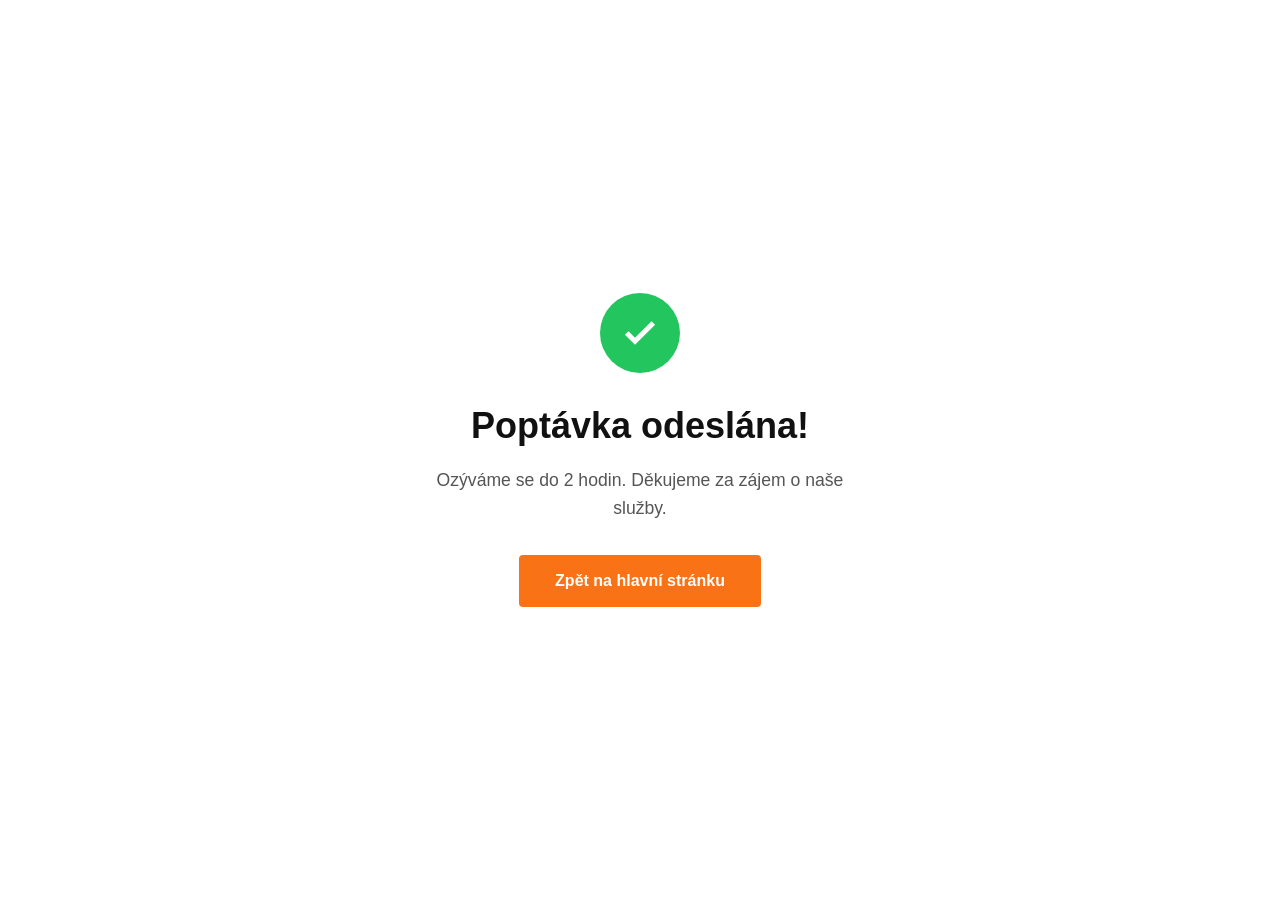
<file: thank-you.html>
<!DOCTYPE html>
<html lang="cs">
<head>
  <!-- Google tag (gtag.js) — conversion fires on page load -->
  <script async src="https://www.googletagmanager.com/gtag/js?id=AW-18260392465"></script>
  <script>
    window.dataLayer = window.dataLayer || [];
    function gtag(){dataLayer.push(arguments);}
    gtag('js', new Date());
    gtag('config', 'AW-18260392465');
    gtag('event', 'conversion', {
      'send_to': 'AW-18260392465/G037CNPass0cEJH0nYNE',
      'value': 1.0,
      'currency': 'CZK'
    });
  </script>

  <meta charset="UTF-8">
  <meta name="viewport" content="width=device-width, initial-scale=1.0">
  <meta name="robots" content="noindex, nofollow">
  <title>Poptávka odeslána | Stěhování Jenda s.r.o.</title>

  <meta http-equiv="Content-Security-Policy" content="default-src 'self'; script-src 'self' 'unsafe-inline' https://www.googletagmanager.com; style-src 'self' https://fonts.googleapis.com https://www.googletagmanager.com 'unsafe-inline'; font-src https://fonts.gstatic.com; img-src 'self' data: https://www.google.com https://www.google.cz https://googleads.g.doubleclick.net https://www.googleadservices.com https://td.doubleclick.net https://www.googletagmanager.com; connect-src 'self' https://www.googletagmanager.com https://www.google-analytics.com https://googleads.g.doubleclick.net https://ad.doubleclick.net https://www.google.com https://www.google.cz https://www.googleadservices.com https://analytics.google.com https://td.doubleclick.net; frame-src https://td.doubleclick.net; base-uri 'self';">

  <link href="https://fonts.googleapis.com/css2?family=Oswald:wght@400;600;700&family=Inter:wght@400;500;600&display=swap" rel="stylesheet">
  <link rel="stylesheet" href="style.css">

  <style>
    .thankyou-page {
      display: flex;
      flex-direction: column;
      align-items: center;
      justify-content: center;
      min-height: 100vh;
      text-align: center;
      padding: 2rem;
      background: #fff;
    }
    .thankyou-icon {
      width: 80px;
      height: 80px;
      background: #22c55e;
      border-radius: 50%;
      display: flex;
      align-items: center;
      justify-content: center;
      margin-bottom: 1.5rem;
    }
    .thankyou-icon svg {
      width: 40px;
      height: 40px;
      stroke: #fff;
      stroke-width: 3;
      fill: none;
    }
    .thankyou-title {
      font-family: 'Oswald', sans-serif;
      font-size: 2.25rem;
      font-weight: 700;
      color: #111;
      margin-bottom: 0.75rem;
    }
    .thankyou-text {
      font-size: 1.1rem;
      color: #555;
      margin-bottom: 2rem;
      max-width: 420px;
    }
    .thankyou-btn {
      display: inline-block;
      background: #f97316;
      color: #fff;
      padding: 0.85rem 2.25rem;
      border-radius: 4px;
      text-decoration: none;
      font-weight: 600;
      font-size: 1rem;
      transition: background 0.2s;
    }
    .thankyou-btn:hover {
      background: #ea6c0a;
    }
  </style>
</head>
<body>
  <div class="thankyou-page">
    <div class="thankyou-icon">
      <svg viewBox="0 0 24 24" aria-hidden="true">
        <polyline points="20 6 9 17 4 12"></polyline>
      </svg>
    </div>
    <h1 class="thankyou-title">Poptávka odeslána!</h1>
    <p class="thankyou-text">Ozýváme se do 2 hodin. Děkujeme za zájem o naše služby.</p>
    <a href="/" class="thankyou-btn">Zpět na hlavní stránku</a>
  </div>
</body>
</html>
</file>
<file: style.css>
/* ==========================================================================
   STĚHOVÁNÍ JENDA S.R.O. — style.css
   Mobile-first responsive design
   ========================================================================== */

/* --------------------------------------------------------------------------
   1. CSS CUSTOM PROPERTIES (DESIGN TOKENS)
   -------------------------------------------------------------------------- */
:root {
  /* Colors */
  --orange:        #F97316;
  --orange-dark:   #C2570A;
  --orange-light:  #FEF3E2;
  --black:         #1A1A1A;
  --black-mid:     #2D2D2D;
  --gray:          #6B7280;
  --gray-light:    #E5E5E5;
  --off-white:     #F8F8F8;
  --white:         #FFFFFF;
  --green:         #16A34A;
  --gold:          #F59E0B;
  --red:           #dc2626;
  --black-deep:    #0D0D0D;

  /* Typography */
  --font-heading:  'Oswald', sans-serif;
  --font-body:     'Inter', sans-serif;

  /* Spacing */
  --container-max: 1280px;
  --container-pad: 24px;
  --section-pad-mobile: 48px;
  --section-pad-tablet: 64px;
  --section-pad-desktop: 96px;

  /* Transitions */
  --transition-fast: 0.2s ease;
  --transition-mid:  0.25s ease;
  --transition-slow: 0.4s ease;

  /* Shadows */
  --shadow-card: 0 2px 12px rgba(0, 0, 0, 0.08);
  --shadow-card-hover: 0 8px 32px rgba(0, 0, 0, 0.15);
  --shadow-orange: 0 4px 14px rgba(249, 115, 22, 0.4);
}

/* --------------------------------------------------------------------------
   2. RESET & BASE
   -------------------------------------------------------------------------- */
*,
*::before,
*::after {
  box-sizing: border-box;
  margin: 0;
  padding: 0;
}

html {
  scroll-behavior: smooth;
  font-size: 16px;
  -webkit-text-size-adjust: 100%;
}

body {
  font-family: var(--font-body);
  font-weight: 400;
  color: var(--black);
  background-color: var(--white);
  line-height: 1.6;
  overflow-x: hidden;
}

/* Prevent body scroll when mobile menu is open */
body.no-scroll {
  overflow: hidden;
}

img,
svg {
  display: block;
  max-width: 100%;
  height: auto;
}

a {
  text-decoration: none;
  color: inherit;
  transition: color var(--transition-fast);
}

ul {
  list-style: none;
}

button {
  cursor: pointer;
  border: none;
  background: none;
  font-family: var(--font-body);
}

input,
select,
textarea {
  font-family: var(--font-body);
}

/* --------------------------------------------------------------------------
   3. UTILITY CLASSES
   -------------------------------------------------------------------------- */
.container {
  max-width: var(--container-max);
  margin-inline: auto;
  padding-inline: var(--container-pad);
}

.section-label {
  font-family: var(--font-body);
  font-weight: 600;
  font-size: 13px;
  letter-spacing: 2px;
  text-transform: uppercase;
  color: var(--orange);
  margin-bottom: 12px;
}

.section-label--orange {
  color: var(--orange);
}

.section-title {
  font-family: var(--font-heading);
  font-weight: 700;
  font-size: clamp(28px, 4vw, 40px);
  text-transform: uppercase;
  letter-spacing: 1px;
  color: var(--black);
  line-height: 1.2;
}

.section-title--white {
  color: var(--white);
}

.section-header {
  text-align: center;
  margin-bottom: 56px;
}

/* --------------------------------------------------------------------------
   4. BUTTONS
   -------------------------------------------------------------------------- */
.btn-primary {
  display: inline-flex;
  align-items: center;
  justify-content: center;
  background: var(--orange);
  color: var(--white);
  padding: 16px 40px;
  border-radius: 4px;
  font-family: var(--font-heading);
  font-weight: 700;
  font-size: 16px;
  text-transform: uppercase;
  letter-spacing: 1px;
  transition: background var(--transition-fast), transform var(--transition-fast), box-shadow var(--transition-fast);
  box-shadow: var(--shadow-orange);
  cursor: pointer;
  border: 2px solid transparent;
  white-space: nowrap;
}

.btn-primary:hover,
.btn-primary:focus-visible {
  background: var(--orange-dark);
  transform: scale(1.02);
  box-shadow: 0 6px 20px rgba(249, 115, 22, 0.5);
  color: var(--white);
}

.btn-primary:focus-visible {
  outline: 3px solid var(--orange);
  outline-offset: 3px;
}

.btn-whatsapp {
  display: inline-flex;
  align-items: center;
  justify-content: center;
  gap: 8px;
  background: #25D366;
  color: var(--white);
  border: 2px solid #25D366;
  padding: 14px 28px;
  border-radius: 4px;
  font-family: var(--font-heading);
  font-weight: 700;
  font-size: 16px;
  text-transform: uppercase;
  letter-spacing: 1px;
  transition: background var(--transition-fast), transform var(--transition-fast);
  cursor: pointer;
  white-space: nowrap;
}

.btn-whatsapp:hover,
.btn-whatsapp:focus-visible {
  background: #1ebe5d;
  border-color: #1ebe5d;
  color: var(--white);
  transform: scale(1.02);
}

.btn-ghost {
  display: inline-flex;
  align-items: center;
  justify-content: center;
  background: transparent;
  color: var(--white);
  border: 2px solid var(--white);
  padding: 14px 36px;
  border-radius: 4px;
  font-family: var(--font-heading);
  font-weight: 700;
  font-size: 16px;
  text-transform: uppercase;
  letter-spacing: 1px;
  transition: background var(--transition-fast), transform var(--transition-fast);
  cursor: pointer;
  white-space: nowrap;
}

.btn-ghost:hover,
.btn-ghost:focus-visible {
  background: rgba(255, 255, 255, 0.1);
  transform: scale(1.02);
  color: var(--white);
}

.btn-ghost:focus-visible {
  outline: 3px solid var(--white);
  outline-offset: 3px;
}

.btn-ghost-dark {
  display: inline-flex;
  align-items: center;
  justify-content: center;
  background: transparent;
  color: var(--black);
  border: 2px solid var(--black);
  padding: 14px 36px;
  border-radius: 4px;
  font-family: var(--font-heading);
  font-weight: 700;
  font-size: 16px;
  text-transform: uppercase;
  letter-spacing: 1px;
  transition: background var(--transition-fast), color var(--transition-fast), transform var(--transition-fast);
  cursor: pointer;
  white-space: nowrap;
}

.btn-ghost-dark:hover,
.btn-ghost-dark:focus-visible {
  background: var(--black);
  color: var(--white);
  transform: scale(1.02);
}

.btn-dark {
  display: inline-flex;
  align-items: center;
  justify-content: center;
  background: var(--black);
  color: var(--white);
  padding: 16px 40px;
  border-radius: 4px;
  font-family: var(--font-heading);
  font-weight: 700;
  font-size: 16px;
  text-transform: uppercase;
  letter-spacing: 1px;
  transition: background var(--transition-fast), transform var(--transition-fast);
  cursor: pointer;
  border: 2px solid var(--black);
  white-space: nowrap;
}

.btn-dark:hover,
.btn-dark:focus-visible {
  background: var(--black-mid);
  transform: scale(1.02);
  color: var(--white);
}

.btn-phone {
  display: inline-flex;
  align-items: center;
  justify-content: center;
  background: var(--orange);
  color: var(--white);
  padding: 10px 20px;
  border-radius: 4px;
  font-family: var(--font-body);
  font-weight: 600;
  font-size: 14px;
  transition: background var(--transition-fast);
  white-space: nowrap;
}

.btn-phone:hover {
  background: var(--orange-dark);
  color: var(--white);
}

/* --------------------------------------------------------------------------
   5. FADE-IN ANIMATION (Intersection Observer)
   -------------------------------------------------------------------------- */
.fade-in {
  opacity: 0;
  transform: translateY(28px);
  transition: opacity 0.55s ease, transform 0.55s ease;
}

.fade-in.is-visible {
  opacity: 1;
  transform: translateY(0);
}

/* --------------------------------------------------------------------------
   6. TOP BAR
   -------------------------------------------------------------------------- */
.top-bar {
  background: var(--orange);
  height: 40px;
  display: flex;
  align-items: center;
}

.top-bar__inner {
  display: flex;
  align-items: center;
  gap: 12px;
  font-family: var(--font-body);
  font-size: 13px;
  color: var(--white);
  flex-wrap: wrap;
  justify-content: center;
}

.top-bar__separator {
  opacity: 0.5;
}

.top-bar__link {
  color: var(--white);
  font-weight: 600;
}

.top-bar__link:hover {
  opacity: 0.85;
  color: var(--white);
}

.top-bar__btn {
  background: var(--orange);
  color: var(--white);
  font-weight: 700;
  font-size: 12px;
  padding: 4px 12px;
  border-radius: 4px;
  white-space: nowrap;
  transition: background 0.2s;
}

.top-bar__btn:hover {
  background: var(--orange-dark);
  color: var(--white);
}

/* --------------------------------------------------------------------------
   7. NAVBAR
   -------------------------------------------------------------------------- */
.navbar {
  position: sticky;
  top: 0;
  z-index: 1000;
  background: var(--black);
  height: 72px;
  display: flex;
  align-items: center;
  transition: box-shadow var(--transition-fast), backdrop-filter var(--transition-fast);
}

.navbar.scrolled {
  box-shadow: 0 2px 20px rgba(0, 0, 0, 0.4);
  backdrop-filter: blur(10px);
  -webkit-backdrop-filter: blur(10px);
}

.navbar__inner {
  display: flex;
  align-items: center;
  justify-content: space-between;
  gap: 24px;
  width: 100%;
}

.navbar__logo {
  display: flex;
  align-items: baseline;
  gap: 6px;
  text-decoration: none;
  flex-shrink: 0;
}

.navbar__logo-small {
  font-family: var(--font-body);
  font-weight: 500;
  font-size: 14px;
  color: var(--white);
  letter-spacing: 0.5px;
}

.navbar__logo-main {
  font-family: var(--font-heading);
  font-weight: 700;
  font-size: 22px;
  color: var(--orange);
  text-transform: uppercase;
  letter-spacing: 2px;
}

.navbar__logo-suffix {
  font-family: var(--font-body);
  font-weight: 400;
  font-size: 11px;
  color: var(--gray);
}

.navbar__nav {
  flex: 1;
}

.navbar__list {
  display: flex;
  align-items: center;
  justify-content: center;
  gap: 8px;
}

.navbar__link {
  font-family: var(--font-body);
  font-weight: 500;
  font-size: 15px;
  color: var(--white);
  padding: 8px 14px;
  border-radius: 4px;
  transition: color var(--transition-fast), background var(--transition-fast);
  position: relative;
}

.navbar__link::after {
  content: '';
  position: absolute;
  bottom: 4px;
  left: 14px;
  right: 14px;
  height: 2px;
  background: var(--orange);
  transform: scaleX(0);
  transition: transform var(--transition-fast);
}

.navbar__link:hover,
.navbar__link.active {
  color: var(--orange);
}

.navbar__link:hover::after,
.navbar__link.active::after {
  transform: scaleX(1);
}

.navbar__cta {
  flex-shrink: 0;
}

/* Hamburger button */
.navbar__hamburger {
  display: none;
  flex-direction: column;
  justify-content: center;
  gap: 5px;
  width: 40px;
  height: 40px;
  padding: 6px;
  border-radius: 4px;
  transition: background var(--transition-fast);
  flex-shrink: 0;
}

.navbar__hamburger:hover {
  background: rgba(255, 255, 255, 0.08);
}

.hamburger__line {
  display: block;
  width: 100%;
  height: 2px;
  background: var(--white);
  border-radius: 2px;
  transition: transform var(--transition-mid), opacity var(--transition-mid);
  transform-origin: center;
}

.navbar__hamburger[aria-expanded="true"] .hamburger__line:nth-child(1) {
  transform: translateY(7px) rotate(45deg);
}

.navbar__hamburger[aria-expanded="true"] .hamburger__line:nth-child(2) {
  opacity: 0;
  transform: scaleX(0);
}

.navbar__hamburger[aria-expanded="true"] .hamburger__line:nth-child(3) {
  transform: translateY(-7px) rotate(-45deg);
}

/* --------------------------------------------------------------------------
   8. HERO SECTION
   -------------------------------------------------------------------------- */
.hero {
  position: relative;
  min-height: 100vh;
  background: var(--black);
  display: flex;
  align-items: center;
  overflow: hidden;
}

/* Geometric background elements */
.hero__bg {
  position: absolute;
  inset: 0;
  pointer-events: none;
}

.hero__geometric {
  position: absolute;
  inset: 0;
}

.hero__geo-line {
  position: absolute;
  background: linear-gradient(to right, transparent, rgba(249, 115, 22, 0.15), transparent);
  height: 1px;
  width: 100%;
  transform-origin: left center;
}

.hero__geo-line--1 {
  top: 25%;
  transform: rotate(-8deg) scaleX(1.5) translateX(-10%);
}

.hero__geo-line--2 {
  top: 55%;
  transform: rotate(-5deg) scaleX(1.3) translateX(-5%);
  background: linear-gradient(to right, transparent, rgba(249, 115, 22, 0.1), transparent);
}

.hero__geo-line--3 {
  top: 75%;
  transform: rotate(-12deg) scaleX(1.4) translateX(-8%);
  background: linear-gradient(to right, transparent, rgba(249, 115, 22, 0.08), transparent);
}

.hero__geo-dot {
  position: absolute;
  border-radius: 50%;
  background: rgba(249, 115, 22, 0.12);
}

.hero__geo-dot--1 {
  width: 480px;
  height: 480px;
  top: -80px;
  right: -120px;
  background: radial-gradient(circle, rgba(249, 115, 22, 0.18) 0%, transparent 70%);
}

.hero__geo-dot--2 {
  width: 280px;
  height: 280px;
  bottom: 15%;
  right: 25%;
  background: radial-gradient(circle, rgba(249, 115, 22, 0.1) 0%, transparent 70%);
}

.hero__geo-dot--3 {
  width: 160px;
  height: 160px;
  top: 40%;
  right: 10%;
  background: radial-gradient(circle, rgba(249, 115, 22, 0.14) 0%, transparent 70%);
}

.hero__content {
  position: relative;
  z-index: 2;
  padding-top: 72px;
  padding-bottom: 80px;
  display: flex;
  align-items: center;
  justify-content: space-between;
  gap: 40px;
}

.hero__logo {
  display: flex;
  align-items: center;
  justify-content: center;
  flex-shrink: 0;
}

.hero__logo-img {
  width: 560px;
  max-width: 100%;
}

.hero__text {
  max-width: 620px;
  flex: 1;
}

@media (max-width: 767px) {
  .hero__content {
    flex-direction: column;
    text-align: center;
  }
  .hero__logo-img {
    width: 240px;
  }
}

.hero__badge {
  display: inline-flex;
  align-items: center;
  background: rgba(249, 115, 22, 0.15);
  border: 1px solid rgba(249, 115, 22, 0.4);
  color: var(--orange);
  font-family: var(--font-body);
  font-weight: 600;
  font-size: 13px;
  letter-spacing: 1px;
  text-transform: uppercase;
  padding: 6px 16px;
  border-radius: 100px;
  margin-bottom: 24px;
}

.hero__title {
  font-family: var(--font-heading);
  font-weight: 700;
  font-size: clamp(48px, 7vw, 80px);
  line-height: 1.05;
  text-transform: uppercase;
  letter-spacing: 1px;
  color: var(--white);
  margin-bottom: 24px;
}

.hero__perex {
  font-family: var(--font-body);
  font-size: clamp(16px, 2vw, 20px);
  line-height: 1.7;
  color: var(--gray);
  margin-bottom: 40px;
}

.hero__cta {
  display: flex;
  flex-wrap: wrap;
  gap: 16px;
  margin-bottom: 48px;
}

.hero__trust {
  display: flex;
  flex-wrap: wrap;
  gap: 24px;
}

.hero__trust-item {
  display: flex;
  align-items: center;
  gap: 8px;
  font-family: var(--font-body);
  font-size: 14px;
  font-weight: 500;
  color: rgba(255, 255, 255, 0.75);
}

.hero__trust-icon {
  font-size: 18px;
}

/* Scroll indicator */
.hero__scroll-indicator {
  position: absolute;
  bottom: 32px;
  left: 50%;
  transform: translateX(-50%);
  z-index: 2;
}

.hero__scroll-arrow {
  width: 24px;
  height: 24px;
  border-right: 2px solid rgba(249, 115, 22, 0.6);
  border-bottom: 2px solid rgba(249, 115, 22, 0.6);
  transform: rotate(45deg);
  animation: scrollBounce 1.8s ease-in-out infinite;
}

@keyframes scrollBounce {
  0%, 100% { transform: rotate(45deg) translateY(0); opacity: 0.6; }
  50%       { transform: rotate(45deg) translateY(6px); opacity: 1; }
}

/* --------------------------------------------------------------------------
   9. STATS BAR
   -------------------------------------------------------------------------- */
.stats-bar {
  background: var(--orange);
  padding: 32px 0;
}

.stats-bar__inner {
  display: flex;
  align-items: center;
  justify-content: space-around;
  flex-wrap: wrap;
  gap: 24px;
}

.stats-bar__item {
  text-align: center;
  flex: 1 1 140px;
}

.stats-bar__number {
  font-family: var(--font-heading);
  font-weight: 700;
  font-size: clamp(32px, 5vw, 40px);
  color: var(--white);
  line-height: 1.1;
  margin-bottom: 4px;
}

.stats-bar__label {
  font-family: var(--font-body);
  font-size: 14px;
  color: rgba(255, 255, 255, 0.85);
  font-weight: 400;
}

.stats-bar__divider {
  width: 1px;
  height: 48px;
  background: rgba(255, 255, 255, 0.3);
  flex-shrink: 0;
}

/* --------------------------------------------------------------------------
   10. SERVICES
   -------------------------------------------------------------------------- */
.services {
  background: var(--off-white);
  padding: var(--section-pad-mobile) 0;
}

.services__filters {
  display: flex;
  flex-wrap: wrap;
  gap: 10px;
  margin-bottom: 32px;
}

.services__filter-btn {
  padding: 8px 20px;
  border: 2px solid var(--orange);
  border-radius: 24px;
  background: transparent;
  color: var(--orange);
  font-family: var(--font-body);
  font-size: 14px;
  font-weight: 600;
  cursor: pointer;
  transition: background var(--transition-fast), color var(--transition-fast);
}

.services__filter-btn:hover,
.services__filter-btn.is-active {
  background: var(--orange);
  color: var(--white);
}

.services__grid {
  display: grid;
  grid-template-columns: 1fr;
  gap: 24px;
}

.service-card--hidden {
  display: none;
}

.service-card {
  background: var(--white);
  border-radius: 8px;
  overflow: hidden;
  box-shadow: var(--shadow-card);
  transition: transform var(--transition-mid), box-shadow var(--transition-mid);
}

.service-card:hover {
  transform: translateY(-4px);
  box-shadow: var(--shadow-card-hover);
}

.service-card__image {
  height: 200px;
  display: flex;
  align-items: center;
  justify-content: center;
}

.service-card__image--1 {
  background: linear-gradient(135deg, #F97316 0%, #EA6C10 100%);
}

.service-card__image--2 {
  background: linear-gradient(135deg, #C2570A 0%, #A84A08 100%);
}

.service-card__image--3 {
  background: linear-gradient(135deg, #E8650E 0%, #D55C0C 100%);
}

.service-card__image--4 {
  background: linear-gradient(135deg, #FB8737 0%, #F97316 100%);
}

.service-card__image--5 {
  background: linear-gradient(135deg, #D16010 0%, #B8540E 100%);
}

.service-card__image--6 {
  background: linear-gradient(135deg, #F97316 0%, #C2570A 100%);
}

.service-card__icon {
  font-size: 64px;
  line-height: 1;
  filter: drop-shadow(0 4px 8px rgba(0, 0, 0, 0.2));
}

.service-card__image--photo {
  background: none;
  padding: 0;
  height: 200px;
  overflow: hidden;
}

.service-card__photo {
  width: 100%;
  height: 100%;
  object-fit: cover;
  display: block;
}

.service-card__body {
  padding: 24px;
}

.service-card__title {
  font-family: var(--font-heading);
  font-weight: 700;
  font-size: 20px;
  text-transform: uppercase;
  letter-spacing: 0.5px;
  color: var(--black);
  margin-bottom: 12px;
}

.service-card__text {
  font-family: var(--font-body);
  font-size: 15px;
  color: var(--gray);
  line-height: 1.65;
  margin-bottom: 16px;
}

.service-card__footer {
  display: flex;
  align-items: center;
  gap: 16px;
  margin-top: 4px;
}

.service-card__btn {
  background: var(--orange);
  color: var(--white);
  font-family: var(--font-body);
  font-weight: 700;
  font-size: 14px;
  padding: 9px 20px;
  border-radius: 6px;
  transition: background var(--transition-fast);
  white-space: nowrap;
}

.service-card__btn:hover {
  background: var(--orange-dark);
  color: var(--white);
}

.service-card__link {
  font-family: var(--font-body);
  font-weight: 600;
  font-size: 14px;
  color: var(--orange);
  transition: color var(--transition-fast), gap var(--transition-fast);
  display: inline-flex;
  align-items: center;
  gap: 4px;
}

.service-card__link:hover {
  color: var(--orange-dark);
  gap: 8px;
}

/* --------------------------------------------------------------------------
   11. WHY US
   -------------------------------------------------------------------------- */
.why-us {
  background: var(--black);
  padding: var(--section-pad-mobile) 0;
}

.why-us__inner {
  display: grid;
  grid-template-columns: 1fr;
  gap: 48px;
  align-items: center;
}

.why-us__list {
  display: flex;
  flex-direction: column;
  gap: 16px;
  margin: 32px 0;
}

.why-us__item {
  display: flex;
  align-items: flex-start;
  gap: 16px;
  font-family: var(--font-body);
  font-size: 15px;
  color: rgba(255, 255, 255, 0.85);
  line-height: 1.55;
}

.why-us__item strong {
  display: block;
  color: var(--white);
}

.why-us__desc {
  display: block;
  font-size: 13px;
  color: rgba(255, 255, 255, 0.6);
  margin-top: 2px;
}

.why-us__check {
  display: flex;
  align-items: center;
  justify-content: center;
  width: 26px;
  height: 26px;
  min-width: 26px;
  background: var(--green);
  color: var(--white);
  border-radius: 50%;
  font-size: 13px;
  font-weight: 700;
  margin-top: 1px;
}

.why-us__cta {
  margin-top: 8px;
}

/* Stats box */
.why-us__stat-box {
  background: var(--black-mid);
  border: 3px solid var(--orange);
  border-radius: 12px;
  padding: 48px 40px;
  text-align: center;
}

.why-us__stat-number {
  font-family: var(--font-heading);
  font-weight: 700;
  font-size: clamp(56px, 8vw, 80px);
  color: var(--orange);
  line-height: 1;
  margin-bottom: 12px;
}

.why-us__stat-label {
  font-family: var(--font-heading);
  font-weight: 700;
  font-size: clamp(18px, 2.5vw, 24px);
  color: var(--white);
  text-transform: uppercase;
  letter-spacing: 2px;
  line-height: 1.3;
  margin-bottom: 20px;
}

.stars {
  display: inline-flex;
  align-items: center;
  gap: 3px;
}

.star {
  fill: var(--orange);
  flex-shrink: 0;
}

.why-us__stars {
  margin-bottom: 8px;
}

.why-us__stars .star {
  width: 26px;
  height: 26px;
}

.why-us__rating {
  font-family: var(--font-body);
  font-size: 14px;
  color: var(--gray);
}

/* --------------------------------------------------------------------------
   12. REVIEWS
   -------------------------------------------------------------------------- */
.reviews {
  background: var(--white);
  padding: var(--section-pad-mobile) 0;
}

.reviews__subtitle {
  display: inline-flex;
  align-items: center;
  gap: 8px;
  font-size: 16px;
  color: var(--gray);
  margin-top: 8px;
}

.reviews__subtitle .star {
  width: 16px;
  height: 16px;
}

.reviews__grid {
  display: grid;
  grid-template-columns: 1fr;
  gap: 24px;
}

.review-card {
  border: 1px solid var(--gray-light);
  border-radius: 8px;
  padding: 28px 24px;
  box-shadow: var(--shadow-card);
  transition: transform var(--transition-mid), box-shadow var(--transition-mid);
  background: var(--white);
}

.review-card:hover {
  transform: translateY(-4px);
  box-shadow: var(--shadow-card-hover);
}

.review-card__stars {
  margin-bottom: 14px;
}

.review-card__stars .star {
  width: 18px;
  height: 18px;
}

.review-card__text {
  font-family: var(--font-body);
  font-size: 15px;
  font-style: italic;
  color: var(--black);
  line-height: 1.7;
  margin-bottom: 20px;
  border: none;
  padding: 0;
}

.review-card__footer {
  display: flex;
  flex-direction: column;
  gap: 4px;
}

.review-card__name {
  font-family: var(--font-heading);
  font-weight: 600;
  font-size: 16px;
  font-style: normal;
  color: var(--black);
  text-transform: uppercase;
  letter-spacing: 0.5px;
}

.review-card__meta {
  font-family: var(--font-body);
  font-size: 13px;
  color: var(--gray);
}

/* --------------------------------------------------------------------------
   13. PRICING
   -------------------------------------------------------------------------- */
.pricing {
  background: var(--off-white);
  padding: var(--section-pad-mobile) 0;
}

.pricing__grid {
  display: grid;
  grid-template-columns: 1fr;
  gap: 24px;
  align-items: start;
}

.pricing-card {
  background: var(--white);
  border-radius: 8px;
  padding: 32px 28px;
  box-shadow: var(--shadow-card);
  position: relative;
  transition: transform var(--transition-mid), box-shadow var(--transition-mid);
}

.pricing-card:hover {
  transform: translateY(-4px);
  box-shadow: var(--shadow-card-hover);
}

.pricing-card--featured {
  background: var(--black);
  color: var(--white);
  transform: scale(1.02);
}

.pricing-card--featured:hover {
  transform: scale(1.02) translateY(-4px);
}

.pricing-card__popular {
  position: absolute;
  top: -14px;
  left: 50%;
  transform: translateX(-50%);
  background: var(--orange);
  color: var(--white);
  font-family: var(--font-heading);
  font-weight: 700;
  font-size: 12px;
  text-transform: uppercase;
  letter-spacing: 1.5px;
  padding: 4px 18px;
  border-radius: 100px;
  white-space: nowrap;
}

.pricing-card__badge {
  display: inline-block;
  background: var(--orange-light);
  color: var(--orange-dark);
  font-family: var(--font-body);
  font-weight: 600;
  font-size: 12px;
  letter-spacing: 1.5px;
  text-transform: uppercase;
  padding: 4px 12px;
  border-radius: 4px;
  margin-bottom: 16px;
}

.pricing-card--featured .pricing-card__badge {
  background: rgba(249, 115, 22, 0.2);
  color: var(--orange);
}

.pricing-card__badge--light {
  background: rgba(249, 115, 22, 0.15);
  color: var(--orange);
}

.pricing-card__header {
  margin-bottom: 28px;
  padding-bottom: 24px;
  border-bottom: 1px solid var(--gray-light);
}

.pricing-card--featured .pricing-card__header {
  border-color: rgba(255, 255, 255, 0.15);
}

.pricing-card__title {
  font-family: var(--font-heading);
  font-weight: 700;
  font-size: 20px;
  text-transform: uppercase;
  letter-spacing: 0.5px;
  color: var(--black);
  margin-bottom: 16px;
}

.pricing-card--featured .pricing-card__title {
  color: var(--white);
}

.pricing-card__price {
  display: flex;
  align-items: baseline;
  gap: 8px;
}

.pricing-card__from {
  font-family: var(--font-body);
  font-size: 14px;
  color: var(--gray);
}

.pricing-card--featured .pricing-card__from {
  color: rgba(255, 255, 255, 0.6);
}

.pricing-card__amount {
  font-family: var(--font-heading);
  font-weight: 700;
  font-size: clamp(28px, 4vw, 36px);
  color: var(--orange);
}

.pricing-card__amount--na {
  font-size: 28px;
}

.pricing-card__features {
  display: flex;
  flex-direction: column;
  gap: 12px;
  margin-bottom: 32px;
}

.pricing-card__feature {
  display: flex;
  align-items: center;
  gap: 12px;
  font-family: var(--font-body);
  font-size: 15px;
  color: var(--black);
}

.pricing-card--featured .pricing-card__feature {
  color: rgba(255, 255, 255, 0.85);
}

.pricing-card__feature--no {
  opacity: 0.45;
}

.pricing-card__feature--price {
  background: rgba(249, 115, 22, 0.12);
  border-radius: 6px;
  padding: 7px 12px;
  justify-content: space-between;
}

.pricing-card__size {
  font-weight: 700;
  font-size: 14px;
  color: var(--orange);
  letter-spacing: 0.5px;
}

.pricing-card__range {
  font-weight: 600;
  font-size: 14px;
  color: var(--white);
}

.pricing-card__check {
  color: var(--green);
  font-weight: 700;
  font-size: 14px;
  flex-shrink: 0;
}

.pricing-card__cross {
  color: var(--gray);
  font-size: 14px;
  flex-shrink: 0;
}

.pricing-card__btn {
  width: 100%;
}

.pricing-card--featured .btn-ghost-dark {
  border-color: var(--white);
  color: var(--white);
}

.pricing-card--featured .btn-ghost-dark:hover {
  background: var(--white);
  color: var(--black);
}

.pricing__note {
  text-align: center;
  font-size: 13px;
  color: var(--gray);
  margin-top: 40px;
  font-style: italic;
}

/* --------------------------------------------------------------------------
   14. CTA BANNER
   -------------------------------------------------------------------------- */
.cta-banner {
  background: var(--orange);
  padding: 64px 0;
}

.cta-banner__inner {
  display: flex;
  flex-direction: column;
  align-items: center;
  text-align: center;
  gap: 32px;
}

.cta-banner__title {
  font-family: var(--font-heading);
  font-weight: 700;
  font-size: clamp(28px, 4vw, 42px);
  text-transform: uppercase;
  letter-spacing: 1px;
  color: var(--white);
  margin-bottom: 12px;
}

.cta-banner__perex {
  font-size: 18px;
  color: rgba(255, 255, 255, 0.9);
}

.cta-banner__actions {
  display: flex;
  flex-wrap: wrap;
  gap: 16px;
  justify-content: center;
}

/* --------------------------------------------------------------------------
   15. CONTACT FORM
   -------------------------------------------------------------------------- */
.contact {
  background: var(--white);
  padding: var(--section-pad-mobile) 0;
}

.contact__inner {
  display: grid;
  grid-template-columns: 1fr;
  gap: 48px;
  align-items: start;
}

.contact__title {
  font-family: var(--font-heading);
  font-weight: 700;
  font-size: clamp(28px, 4vw, 36px);
  text-transform: uppercase;
  letter-spacing: 1px;
  color: var(--black);
  margin-bottom: 12px;
}

.contact__perex {
  font-size: 16px;
  color: var(--gray);
  margin-bottom: 32px;
  line-height: 1.6;
}

.contact__form {
  display: flex;
  flex-direction: column;
  gap: 20px;
}

.form__row {
  display: grid;
  grid-template-columns: 1fr;
  gap: 20px;
}

.form__group {
  display: flex;
  flex-direction: column;
  gap: 6px;
}

.form__label {
  font-family: var(--font-body);
  font-weight: 600;
  font-size: 14px;
  color: var(--black);
}

.form__required {
  color: var(--orange);
}

.form__input {
  width: 100%;
  padding: 12px 16px;
  border: 1px solid var(--gray-light);
  border-radius: 4px;
  font-family: var(--font-body);
  font-size: 15px;
  color: var(--black);
  background: var(--white);
  transition: border-color var(--transition-fast), box-shadow var(--transition-fast);
  -webkit-appearance: none;
  appearance: none;
}

.form__input:focus {
  outline: none;
  border-color: var(--orange);
  box-shadow: 0 0 0 3px rgba(249, 115, 22, 0.12);
}

.form__input.is-invalid {
  border-color: var(--red);
}

.form__select {
  cursor: pointer;
  background-image: url("data:image/svg+xml,%3Csvg xmlns='http://www.w3.org/2000/svg' width='12' height='8' viewBox='0 0 12 8'%3E%3Cpath d='M1 1l5 5 5-5' stroke='%236B7280' stroke-width='2' fill='none' stroke-linecap='round'/%3E%3C/svg%3E");
  background-repeat: no-repeat;
  background-position: right 14px center;
  padding-right: 40px;
}

.form__textarea {
  resize: vertical;
  min-height: 120px;
}

.form__error {
  font-size: 13px;
  color: var(--red);
  display: none;
}

.form__error.is-visible {
  display: block;
}

/* Checkbox */
.form__group--checkbox {
  flex-direction: column;
}

.form__checkbox-label {
  display: flex;
  align-items: flex-start;
  gap: 12px;
  cursor: pointer;
  font-size: 14px;
  color: var(--gray);
  line-height: 1.5;
}

.form__checkbox {
  position: absolute;
  opacity: 0;
  width: 0;
  height: 0;
}

.form__checkbox-custom {
  display: flex;
  align-items: center;
  justify-content: center;
  width: 20px;
  height: 20px;
  min-width: 20px;
  border: 2px solid var(--gray-light);
  border-radius: 3px;
  background: var(--white);
  transition: border-color var(--transition-fast), background var(--transition-fast);
  margin-top: 1px;
}

.form__checkbox:checked + .form__checkbox-custom {
  background: var(--orange);
  border-color: var(--orange);
}

.form__checkbox:checked + .form__checkbox-custom::after {
  content: '';
  display: block;
  width: 5px;
  height: 9px;
  border: 2px solid var(--white);
  border-top: none;
  border-left: none;
  transform: rotate(45deg) translateY(-1px);
}

.form__checkbox:focus-visible + .form__checkbox-custom {
  outline: 3px solid var(--orange);
  outline-offset: 2px;
}

.form__gdpr-link {
  color: var(--orange);
  text-decoration: underline;
  text-underline-offset: 2px;
}

.contact__submit {
  width: 100%;
  font-size: 17px;
  padding: 18px 40px;
}

/* Success message */
.contact__success {
  display: none;
  text-align: center;
  padding: 48px 32px;
  border: 2px solid var(--green);
  border-radius: 8px;
  background: #f0fdf4;
  margin-top: 8px;
}

.contact__success.is-visible {
  display: block;
}

.contact__success-icon {
  width: 64px;
  height: 64px;
  background: var(--green);
  color: var(--white);
  border-radius: 50%;
  display: flex;
  align-items: center;
  justify-content: center;
  font-size: 28px;
  font-weight: 700;
  margin: 0 auto 20px;
}

.contact__success-title {
  font-family: var(--font-heading);
  font-weight: 700;
  font-size: 24px;
  text-transform: uppercase;
  color: var(--black);
  margin-bottom: 8px;
}

.contact__success-text {
  font-size: 15px;
  color: var(--gray);
}

/* Contact info column */
.contact__info-card {
  background: var(--off-white);
  border-radius: 8px;
  padding: 32px 28px;
  margin-bottom: 24px;
}

.contact__info-title {
  font-family: var(--font-heading);
  font-weight: 700;
  font-size: 22px;
  text-transform: uppercase;
  letter-spacing: 0.5px;
  color: var(--black);
  margin-bottom: 28px;
  padding-bottom: 16px;
  border-bottom: 2px solid var(--orange);
}

.contact__info-item {
  display: flex;
  align-items: flex-start;
  gap: 16px;
  margin-bottom: 24px;
}

.contact__info-item:last-child {
  margin-bottom: 0;
}

.contact__info-icon {
  font-size: 22px;
  margin-top: 2px;
  flex-shrink: 0;
}

.contact__info-label {
  font-size: 12px;
  font-weight: 600;
  text-transform: uppercase;
  letter-spacing: 1px;
  color: var(--gray);
  margin-bottom: 4px;
}

.contact__info-value {
  font-family: var(--font-body);
  font-size: 15px;
  font-weight: 500;
  color: var(--black);
  line-height: 1.5;
}

.contact__info-link {
  color: var(--orange);
  font-weight: 600;
}

.contact__info-link:hover {
  color: var(--orange-dark);
}

/* Fast response box */
.contact__fast-response {
  background: var(--black);
  border-radius: 8px;
  padding: 28px;
  text-align: center;
  border-left: 4px solid var(--orange);
}

.contact__fast-icon {
  font-size: 32px;
  margin-bottom: 12px;
}

.contact__fast-title {
  font-family: var(--font-heading);
  font-weight: 700;
  font-size: 18px;
  text-transform: uppercase;
  color: var(--white);
  margin-bottom: 8px;
  letter-spacing: 0.5px;
}

.contact__fast-text {
  font-size: 14px;
  color: var(--gray);
  line-height: 1.6;
}

/* --------------------------------------------------------------------------
   16. AREA / MAP
   -------------------------------------------------------------------------- */
.area {
  background: var(--off-white);
  padding: 0;
  min-height: 200px;
  display: flex;
  align-items: center;
}

.area__inner {
  padding-top: 40px;
  padding-bottom: 40px;
}

.area__content {
  text-align: center;
}

.area__icon {
  font-size: 36px;
  margin-bottom: 8px;
}

.area__label {
  font-family: var(--font-body);
  font-weight: 600;
  font-size: 12px;
  text-transform: uppercase;
  letter-spacing: 2px;
  color: var(--orange);
  margin-bottom: 8px;
}

.area__title {
  font-family: var(--font-heading);
  font-weight: 700;
  font-size: clamp(28px, 4vw, 40px);
  text-transform: uppercase;
  letter-spacing: 1px;
  color: var(--black);
  margin-bottom: 12px;
}

.area__cities {
  font-size: 15px;
  color: var(--gray);
  margin-bottom: 20px;
  line-height: 1.8;
}

.area__link {
  color: var(--orange);
  font-weight: 600;
  font-size: 15px;
  transition: color var(--transition-fast);
  text-decoration: underline;
  text-underline-offset: 3px;
}

.area__link:hover {
  color: var(--orange-dark);
}

.area__seo {
  margin-top: 24px;
  font-size: 13px;
  color: #6b7280;
  line-height: 1.7;
  max-width: 600px;
  text-align: center;
  margin-left: auto;
  margin-right: auto;
}

/* --------------------------------------------------------------------------
   17. FOOTER
   -------------------------------------------------------------------------- */
.footer {
  background: var(--black-deep);
  padding-top: 64px;
}

.footer__inner {
  display: grid;
  grid-template-columns: 1fr;
  gap: 40px;
  padding-bottom: 48px;
}

.footer__logo {
  display: flex;
  align-items: baseline;
  gap: 6px;
  margin-bottom: 16px;
  text-decoration: none;
  width: fit-content;
}

.footer__logo-small {
  font-family: var(--font-body);
  font-weight: 500;
  font-size: 13px;
  color: rgba(255, 255, 255, 0.7);
}

.footer__logo-main {
  font-family: var(--font-heading);
  font-weight: 700;
  font-size: 20px;
  color: var(--orange);
  text-transform: uppercase;
  letter-spacing: 2px;
}

.footer__logo-suffix {
  font-family: var(--font-body);
  font-size: 11px;
  color: var(--gray);
}

.footer__desc {
  font-size: 14px;
  color: var(--gray);
  line-height: 1.65;
  margin-bottom: 20px;
  max-width: 280px;
}

.footer__social {
  display: flex;
  gap: 12px;
}

.footer__social-link {
  display: flex;
  align-items: center;
  justify-content: center;
  width: 40px;
  height: 40px;
  border-radius: 8px;
  background: rgba(255, 255, 255, 0.06);
  color: var(--gray);
  transition: background var(--transition-fast), color var(--transition-fast);
}

.footer__social-link:hover {
  background: var(--orange);
  color: var(--white);
}

.footer__heading {
  font-family: var(--font-heading);
  font-weight: 700;
  font-size: 14px;
  text-transform: uppercase;
  letter-spacing: 1.5px;
  color: var(--white);
  margin-bottom: 20px;
}

.footer__list {
  display: flex;
  flex-direction: column;
  gap: 10px;
}

.footer__link {
  font-size: 14px;
  color: var(--gray);
  transition: color var(--transition-fast);
}

.footer__link:hover {
  color: var(--orange);
}

.footer__list--contact {
  gap: 16px;
}

.footer__contact-item {
  display: flex;
  align-items: flex-start;
  gap: 10px;
  font-size: 14px;
  color: var(--gray);
  line-height: 1.5;
}

.footer__contact-icon {
  font-size: 16px;
  margin-top: 1px;
  flex-shrink: 0;
}

/* Footer bottom */
.footer__bottom {
  border-top: 1px solid rgba(255, 255, 255, 0.08);
  padding: 20px 0;
}

.footer__bottom-inner {
  display: flex;
  flex-direction: column;
  gap: 8px;
  align-items: center;
  text-align: center;
}

.footer__copyright {
  font-size: 13px;
  color: var(--gray);
}

.footer__bottom-links {
  display: flex;
  flex-wrap: wrap;
  gap: 8px;
  align-items: center;
  justify-content: center;
  font-size: 13px;
  color: var(--gray);
}

.footer__bottom-sep {
  opacity: 0.4;
}

.footer__bottom-link {
  color: var(--gray);
  transition: color var(--transition-fast);
}

.footer__bottom-link:hover {
  color: var(--orange);
}

.footer__gdpr-note {
  font-size: 12px;
  opacity: 0.6;
}

/* --------------------------------------------------------------------------
   18. RESPONSIVE — TABLET (768px+)
   -------------------------------------------------------------------------- */
@media (min-width: 768px) {

  /* Services */
  .services {
    padding: var(--section-pad-tablet) 0;
  }

  .services__grid {
    grid-template-columns: repeat(2, 1fr);
  }

  /* Why us */
  .why-us {
    padding: var(--section-pad-tablet) 0;
  }

  /* Reviews */
  .reviews {
    padding: var(--section-pad-tablet) 0;
  }

  /* Pricing */
  .pricing {
    padding: var(--section-pad-tablet) 0;
  }

  .pricing__grid {
    grid-template-columns: repeat(3, 1fr);
  }

  .pricing-card--featured {
    transform: scale(1.03);
  }

  .pricing-card--featured:hover {
    transform: scale(1.03) translateY(-4px);
  }

  /* Contact */
  .contact {
    padding: var(--section-pad-tablet) 0;
  }

  .contact__inner {
    grid-template-columns: 3fr 2fr;
  }

  .form__row--2col {
    grid-template-columns: repeat(2, 1fr);
  }

  /* Why us two columns */
  .why-us__inner {
    grid-template-columns: 3fr 2fr;
  }

  /* Stats bar */
  .stats-bar__divider {
    display: block;
  }

  /* Footer */
  .footer__inner {
    grid-template-columns: repeat(2, 1fr);
  }

  .footer__bottom-inner {
    flex-direction: row;
    justify-content: space-between;
    text-align: left;
  }
}

/* --------------------------------------------------------------------------
   19. RESPONSIVE — DESKTOP (1024px+)
   -------------------------------------------------------------------------- */
@media (min-width: 1024px) {

  /* Navbar */
  .navbar__hamburger {
    display: none !important;
  }

  .navbar__nav {
    display: flex !important;
  }

  /* Services */
  .services {
    padding: var(--section-pad-desktop) 0;
  }

  .services__grid {
    grid-template-columns: repeat(3, 1fr);
  }

  /* Why us */
  .why-us {
    padding: var(--section-pad-desktop) 0;
  }

  /* Reviews */
  .reviews {
    padding: var(--section-pad-desktop) 0;
  }

  .reviews__grid {
    grid-template-columns: repeat(3, 1fr);
  }

  /* Pricing */
  .pricing {
    padding: var(--section-pad-desktop) 0;
  }

  /* Contact */
  .contact {
    padding: var(--section-pad-desktop) 0;
  }

  /* CTA banner */
  .cta-banner__inner {
    flex-direction: row;
    text-align: left;
    justify-content: space-between;
  }

  /* Footer */
  .footer__inner {
    grid-template-columns: 2fr 1fr 1fr 1.5fr;
  }
}

/* --------------------------------------------------------------------------
   20. MOBILE MENU (below 1024px)
   -------------------------------------------------------------------------- */
@media (max-width: 1023px) {

  .navbar__hamburger {
    display: flex;
  }

  .navbar__cta {
    display: none;
  }

  .navbar__nav {
    display: none;
    position: fixed;
    top: var(--navbar-height, 72px);
    left: 0;
    right: 0;
    background: var(--black);
    border-top: 1px solid rgba(255, 255, 255, 0.08);
    padding: 20px 24px 32px;
    box-shadow: 0 8px 32px rgba(0, 0, 0, 0.4);
    z-index: 999;
  }

  .navbar__nav.is-open {
    display: flex;
  }

  .navbar__list {
    flex-direction: column;
    align-items: stretch;
    gap: 4px;
  }

  .navbar__link {
    display: block;
    padding: 14px 16px;
    font-size: 17px;
    border-bottom: 1px solid rgba(255, 255, 255, 0.06);
  }

  .navbar__link::after {
    display: none;
  }

  /* Hero adjustments */
  .hero__cta {
    flex-direction: column;
    align-items: flex-start;
  }

  .hero__cta .btn-primary,
  .hero__cta .btn-ghost {
    width: 100%;
    max-width: 360px;
  }

  /* Stats bar hide dividers on small screens */
  .stats-bar__divider {
    display: none;
  }

  /* CTA banner */
  .cta-banner__inner {
    flex-direction: column;
  }

  .cta-banner__actions {
    flex-direction: column;
    align-items: center;
    width: 100%;
  }

  .cta-banner__actions .btn-dark,
  .cta-banner__actions .btn-ghost {
    width: 100%;
    max-width: 320px;
  }
}

/* --------------------------------------------------------------------------
   21. SMALL MOBILE (below 480px)
   -------------------------------------------------------------------------- */
@media (max-width: 767px) {
  .top-bar__hide-mobile {
    display: none;
  }
}

@media (max-width: 479px) {
  .top-bar__inner {
    justify-content: center;
    font-size: 12px;
  }

  .top-bar__separator {
    display: none;
  }

  .hero__trust {
    flex-direction: column;
    gap: 12px;
  }

  .pricing__grid {
    grid-template-columns: 1fr;
  }

  .pricing-card--featured {
    transform: none;
  }

  .pricing-card--featured:hover {
    transform: translateY(-4px);
  }
}

/* --------------------------------------------------------------------------
   22. ACCESSIBILITY & FOCUS
   -------------------------------------------------------------------------- */
:focus-visible {
  outline: 3px solid var(--orange);
  outline-offset: 3px;
}

/* Skip to content */
.skip-link {
  position: absolute;
  top: -100%;
  left: 24px;
  background: var(--orange);
  color: var(--white);
  padding: 8px 16px;
  border-radius: 0 0 4px 4px;
  font-weight: 600;
  z-index: 9999;
  transition: top 0.2s;
}

.skip-link:focus {
  top: 0;
}

/* --------------------------------------------------------------------------
   23. SCROLL-TO-TOP BUTTON
   -------------------------------------------------------------------------- */
.js-scroll-top {
  position: fixed;
  bottom: 28px;
  right: 24px;
  width: 48px;
  height: 48px;
  background: var(--orange);
  color: var(--white);
  border: none;
  border-radius: 50%;
  font-size: 26px;
  line-height: 1;
  cursor: pointer;
  opacity: 0;
  visibility: hidden;
  transform: translateY(12px);
  transition: opacity 0.3s ease, transform 0.3s ease, visibility 0.3s ease, background 0.2s ease;
  z-index: 9000;
  display: flex;
  align-items: center;
  justify-content: center;
  box-shadow: 0 4px 14px rgba(249, 115, 22, 0.45);
}

.js-scroll-top--visible {
  opacity: 1;
  visibility: visible;
  transform: translateY(0);
}

.js-scroll-top:hover {
  background: var(--orange-dark);
  box-shadow: 0 6px 20px rgba(249, 115, 22, 0.55);
}

@media (max-width: 767px) {
  .js-scroll-top {
    bottom: 20px;
    right: 16px;
    width: 42px;
    height: 42px;
    font-size: 22px;
  }
}

/* --------------------------------------------------------------------------
   24. GDPR INFO SECTION
   -------------------------------------------------------------------------- */
.gdpr-info {
  font-size: 12px;
  color: var(--gray);
  line-height: 1.65;
  padding: 16px 24px;
  border-top: 1px solid rgba(255, 255, 255, 0.08);
}

/* Reduced motion */
@media (prefers-reduced-motion: reduce) {
  *,
  *::before,
  *::after {
    animation-duration: 0.01ms !important;
    animation-iteration-count: 1 !important;
    transition-duration: 0.01ms !important;
  }

  html {
    scroll-behavior: auto;
  }

  .fade-in {
    opacity: 1;
    transform: none;
  }
}
</file>
